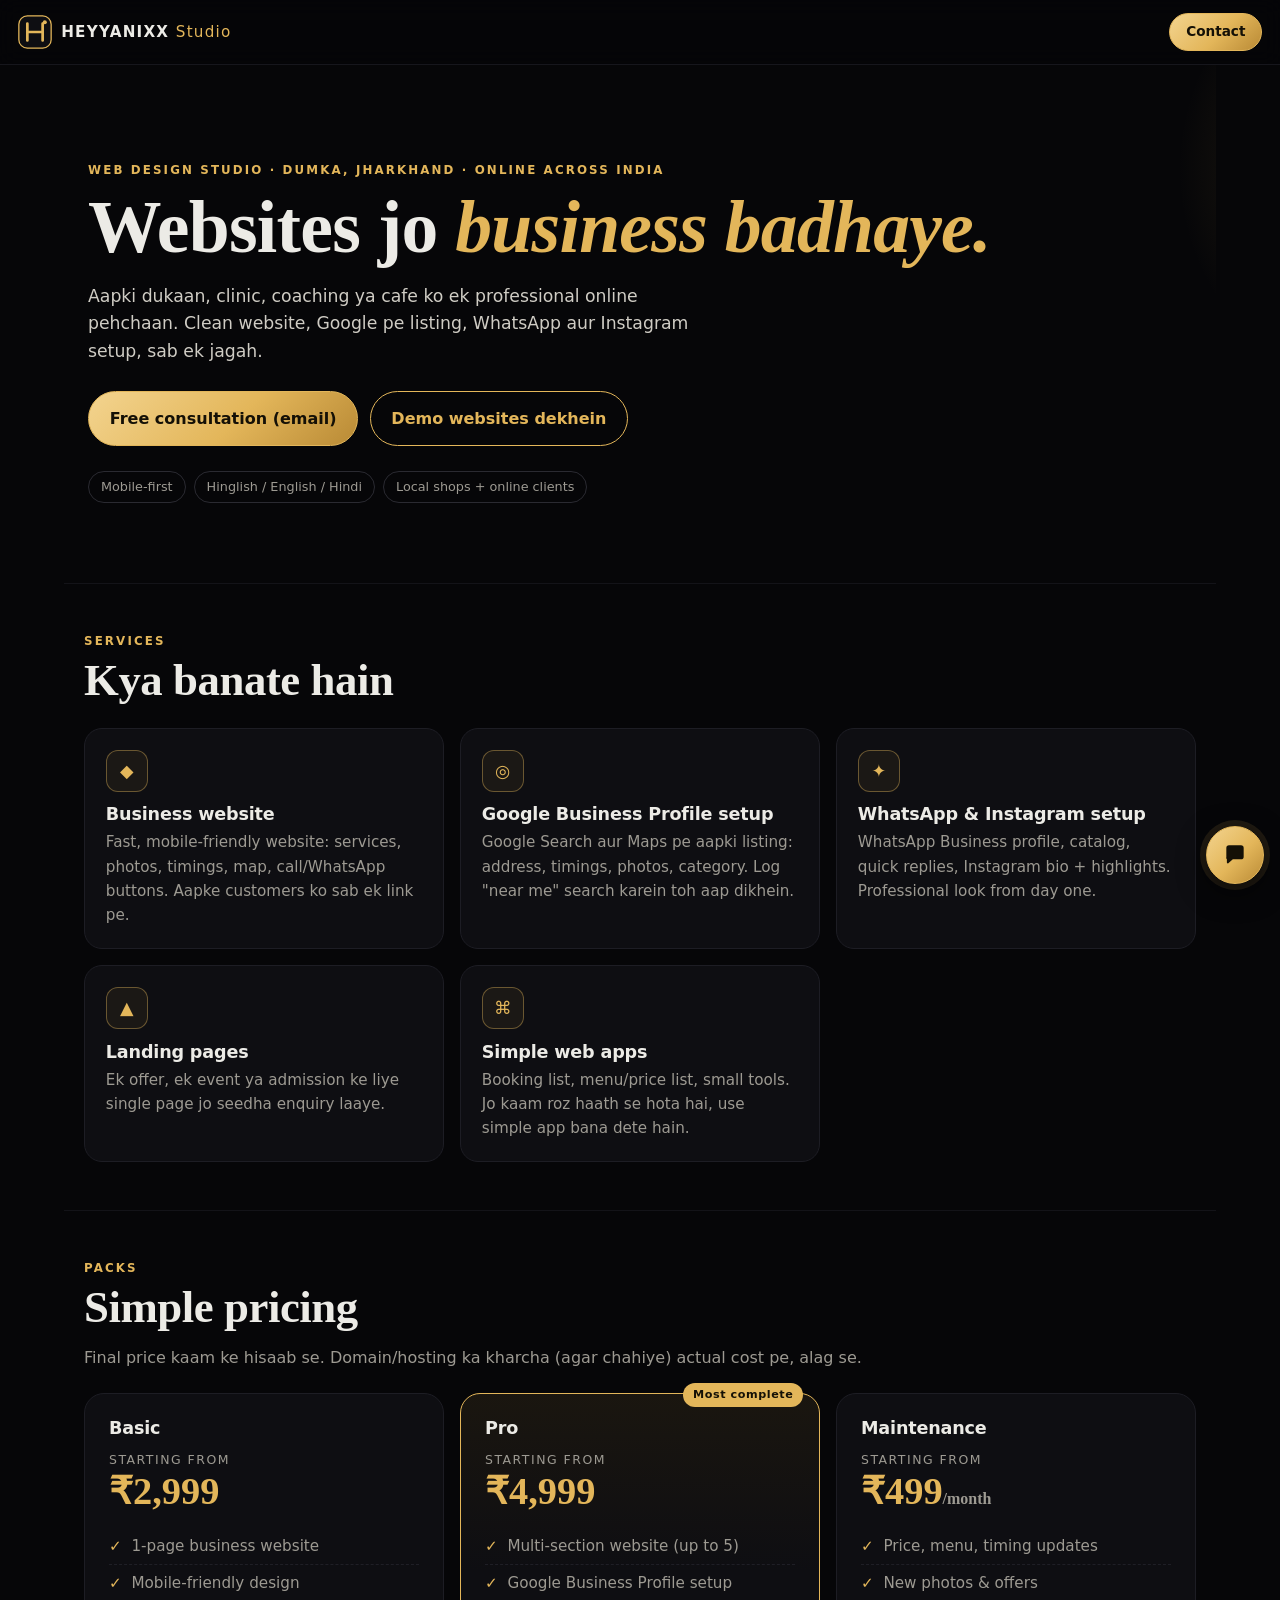
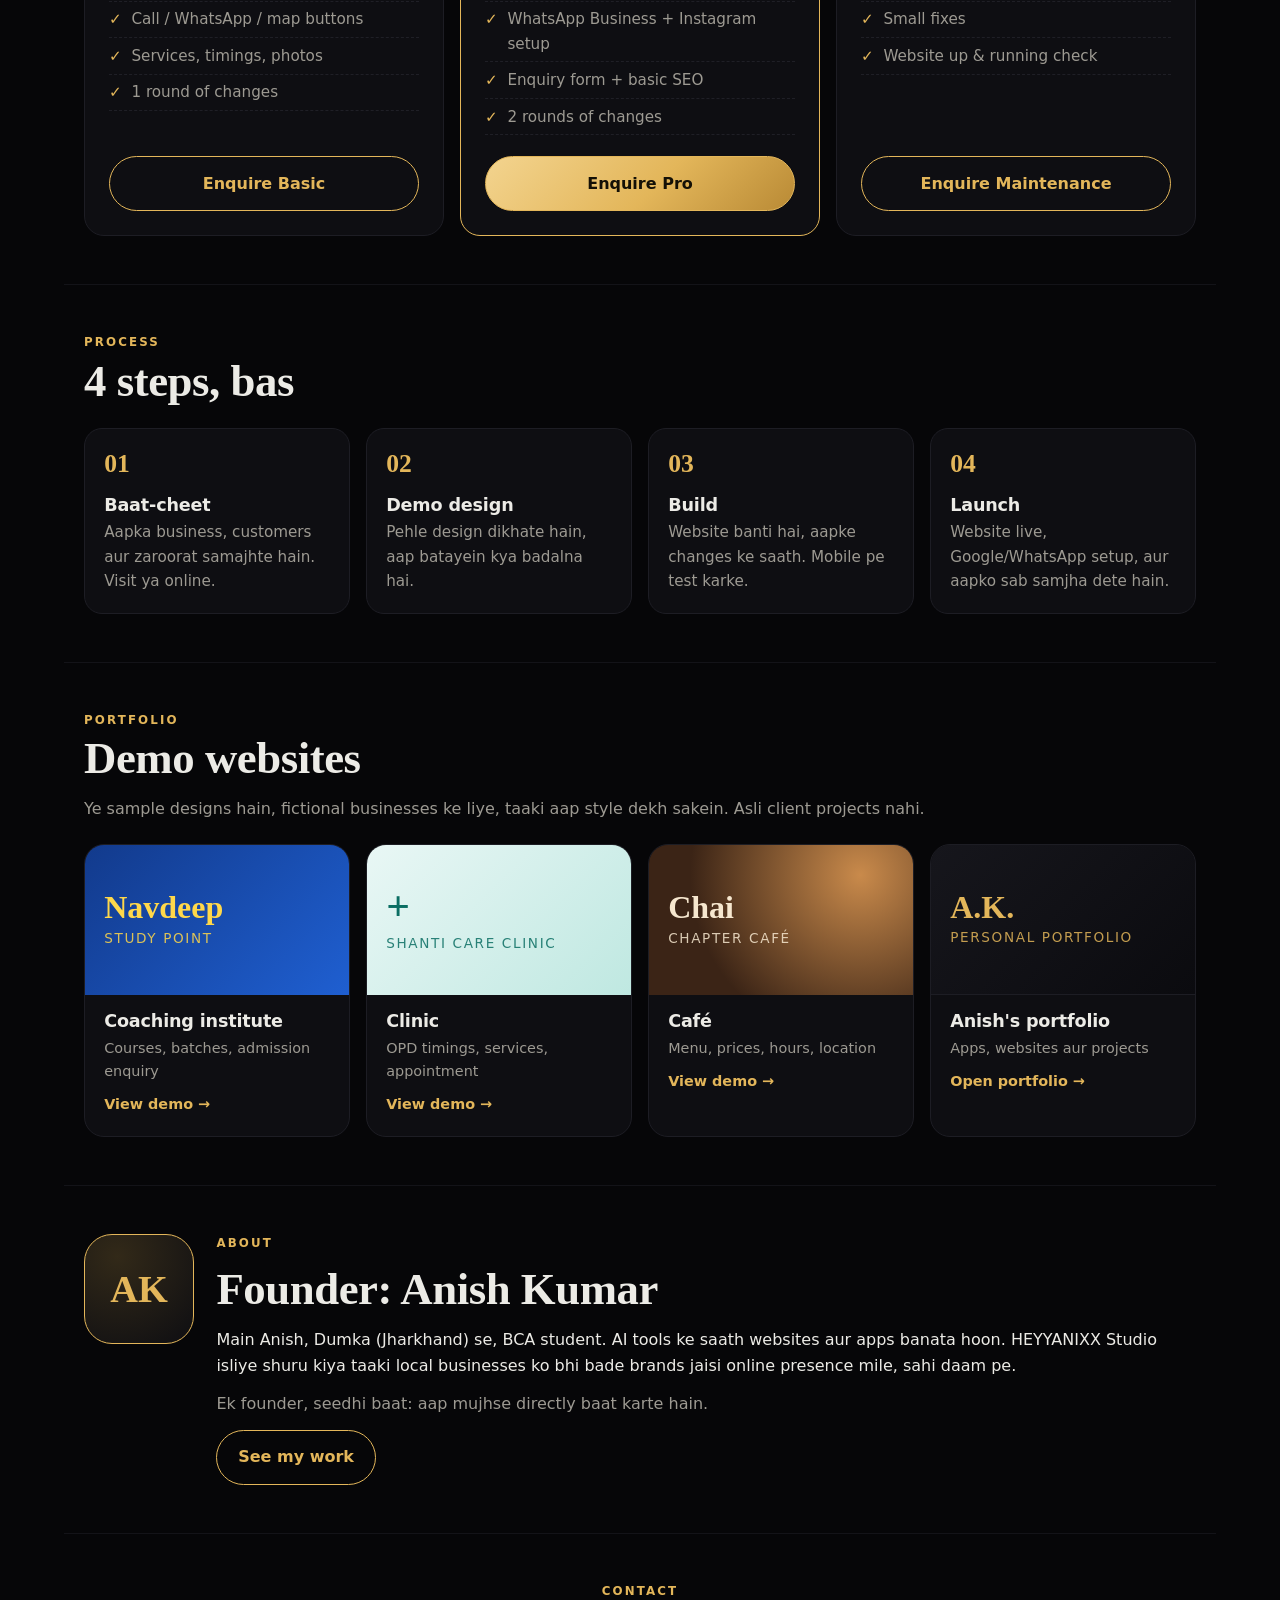
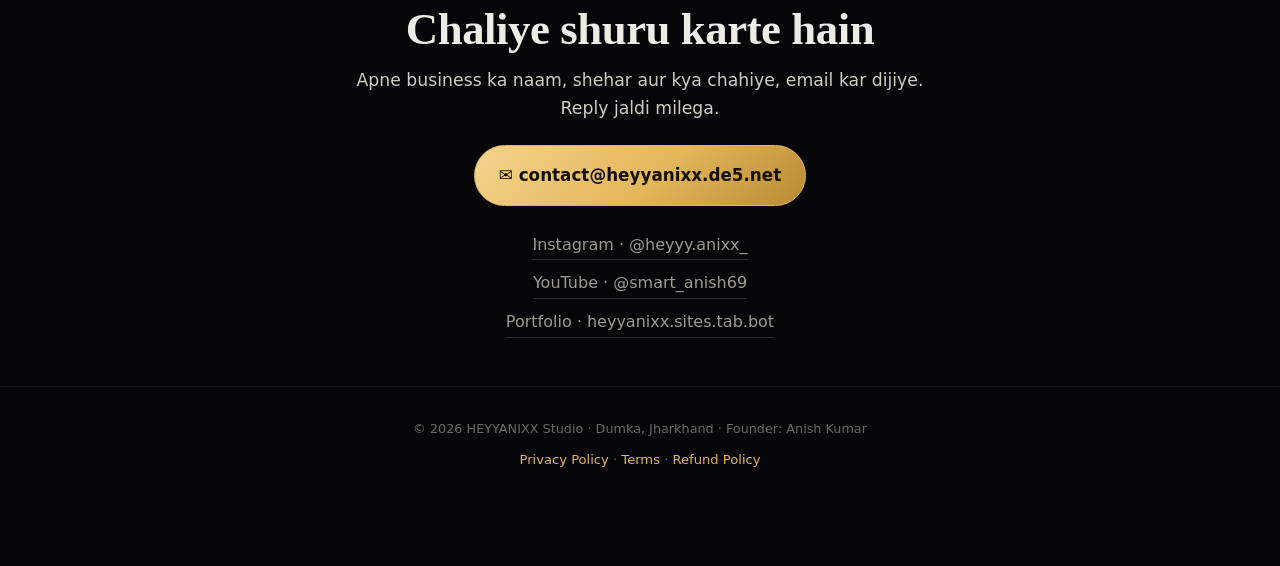
<file: index.html>
<!doctype html>
<html lang="en"><head>
<meta charset="utf-8"><meta name="viewport" content="width=device-width,initial-scale=1">
<title>HEYYANIXX Studio — Websites jo business badhaye</title>
<meta name="description" content="HEYYANIXX Studio by Anish Kumar, Dumka: business websites, Google Business profile, WhatsApp/Instagram setup, landing pages and simple web apps for local shops and online clients.">
<meta property="og:title" content="HEYYANIXX Studio — Websites jo business badhaye">
<meta property="og:description" content="Websites, Google Business profile and social setup for local shops and online clients. Founder: Anish Kumar, Dumka.">
<meta name="theme-color" content="#060608">
<link rel="icon" href="favicon.svg">
<link rel="stylesheet" href="style.css">
<link rel="canonical" href="https://heyyanixx.de5.net/">
<meta property="og:url" content="https://heyyanixx.de5.net/">
<meta name="google-site-verification" content="BZvEK92rahDVLWJe0-jvgvI6DhgyKUSHsunwWjKeFcc" />
</head><body class="has-chat">
<header class="nav">
  <a class="brand" href="#top"><svg viewBox="0 0 40 40" width="34" height="34" aria-hidden="true"><rect x="1" y="1" width="38" height="38" rx="10" fill="#0e0e12" stroke="#e3b65a" stroke-width="1.5"/><path d="M11 10v20M29 10v20M11 20h18" stroke="#e3b65a" stroke-width="3.2" stroke-linecap="round"/><circle cx="31.5" cy="8.5" r="2.4" fill="#e3b65a"/></svg><span>HEYYANIXX <em>Studio</em></span></a>
  <a class="btn btn-sm" href="#contact">Contact</a>
</header>
<main id="top">
<section class="hero">
  <div class="glow" aria-hidden="true"></div>
  <p class="eyebrow">Web design studio · Dumka, Jharkhand · Online across India</p>
  <h1>Websites jo <span class="gold">business badhaye.</span></h1>
  <p class="lead">Aapki dukaan, clinic, coaching ya cafe ko ek professional online pehchaan. Clean website, Google pe listing, WhatsApp aur Instagram setup, sab ek jagah.</p>
  <div class="cta-row">
    <a class="btn" href="mailto:contact@heyyanixx.de5.net?subject=Website%20enquiry%20%E2%80%93%20HEYYANIXX%20Studio&body=Namaste%20Anish%2C%0A%0ABusiness%20ka%20naam%3A%20%0AShehar%3A%20%0AKya%20chahiye%3A%20">Free consultation (email)</a>
    <a class="btn btn-ghost" href="#work">Demo websites dekhein</a>
  </div>
  <ul class="chips"><li>Mobile-first</li><li>Hinglish / English / Hindi</li><li>Local shops + online clients</li></ul>
</section>

<section id="services" class="block">
  <p class="eyebrow">Services</p>
  <h2>Kya banate hain</h2>
  <div class="grid cards">
    <article class="card"><div class="ico">◆</div><h3>Business website</h3><p>Fast, mobile-friendly website: services, photos, timings, map, call/WhatsApp buttons. Aapke customers ko sab ek link pe.</p></article>
    <article class="card"><div class="ico">◎</div><h3>Google Business Profile setup</h3><p>Google Search aur Maps pe aapki listing: address, timings, photos, category. Log "near me" search karein toh aap dikhein.</p></article>
    <article class="card"><div class="ico">✦</div><h3>WhatsApp &amp; Instagram setup</h3><p>WhatsApp Business profile, catalog, quick replies, Instagram bio + highlights. Professional look from day one.</p></article>
    <article class="card"><div class="ico">▲</div><h3>Landing pages</h3><p>Ek offer, ek event ya admission ke liye single page jo seedha enquiry laaye.</p></article>
    <article class="card"><div class="ico">⌘</div><h3>Simple web apps</h3><p>Booking list, menu/price list, small tools. Jo kaam roz haath se hota hai, use simple app bana dete hain.</p></article>
  </div>
</section>

<section id="packs" class="block">
  <p class="eyebrow">Packs</p>
  <h2>Simple pricing</h2>
  <p class="muted">Final price kaam ke hisaab se. Domain/hosting ka kharcha (agar chahiye) actual cost pe, alag se.</p>
  <div class="grid packs">
    <article class="pack">
      <h3>Basic</h3><p class="from">starting from</p><p class="price">₹2,999</p>
      <ul><li>1-page business website</li><li>Mobile-friendly design</li><li>Call / WhatsApp / map buttons</li><li>Services, timings, photos</li><li>1 round of changes</li></ul>
      <a class="btn btn-ghost" href="mailto:contact@heyyanixx.de5.net?subject=Basic%20pack%20enquiry%20%E2%80%93%20HEYYANIXX%20Studio">Enquire Basic</a>
    </article>
    <article class="pack featured">
      <span class="tag">Most complete</span>
      <h3>Pro</h3><p class="from">starting from</p><p class="price">₹4,999</p>
      <ul><li>Multi-section website (up to 5)</li><li>Google Business Profile setup</li><li>WhatsApp Business + Instagram setup</li><li>Enquiry form + basic SEO</li><li>2 rounds of changes</li></ul>
      <a class="btn" href="mailto:contact@heyyanixx.de5.net?subject=Pro%20pack%20enquiry%20%E2%80%93%20HEYYANIXX%20Studio">Enquire Pro</a>
    </article>
    <article class="pack">
      <h3>Maintenance</h3><p class="from">starting from</p><p class="price">₹499<small>/month</small></p>
      <ul><li>Price, menu, timing updates</li><li>New photos &amp; offers</li><li>Small fixes</li><li>Website up &amp; running check</li></ul>
      <a class="btn btn-ghost" href="mailto:contact@heyyanixx.de5.net?subject=Maintenance%20plan%20enquiry%20%E2%80%93%20HEYYANIXX%20Studio">Enquire Maintenance</a>
    </article>
  </div>
</section>

<section id="process" class="block">
  <p class="eyebrow">Process</p>
  <h2>4 steps, bas</h2>
  <ol class="steps">
    <li><span>01</span><div><h3>Baat-cheet</h3><p>Aapka business, customers aur zaroorat samajhte hain. Visit ya online.</p></div></li>
    <li><span>02</span><div><h3>Demo design</h3><p>Pehle design dikhate hain, aap batayein kya badalna hai.</p></div></li>
    <li><span>03</span><div><h3>Build</h3><p>Website banti hai, aapke changes ke saath. Mobile pe test karke.</p></div></li>
    <li><span>04</span><div><h3>Launch</h3><p>Website live, Google/WhatsApp setup, aur aapko sab samjha dete hain.</p></div></li>
  </ol>
</section>

<section id="work" class="block">
  <p class="eyebrow">Portfolio</p>
  <h2>Demo websites</h2>
  <p class="muted">Ye sample designs hain, fictional businesses ke liye, taaki aap style dekh sakein. Asli client projects nahi.</p>
  <div class="grid work">
    <a class="shot s-coach" href="demo/coaching/"><div class="art" aria-hidden="true"><b>Navdeep</b><i>Study Point</i></div><div class="meta"><h3>Coaching institute</h3><p>Courses, batches, admission enquiry</p><span>View demo →</span></div></a>
    <a class="shot s-clinic" href="demo/clinic/"><div class="art" aria-hidden="true"><b>+</b><i>Shanti Care Clinic</i></div><div class="meta"><h3>Clinic</h3><p>OPD timings, services, appointment</p><span>View demo →</span></div></a>
    <a class="shot s-cafe" href="demo/cafe/"><div class="art" aria-hidden="true"><b>Chai</b><i>Chapter Café</i></div><div class="meta"><h3>Café</h3><p>Menu, prices, hours, location</p><span>View demo →</span></div></a>
    <a class="shot s-pf" href="https://heyyanixx.sites.tab.bot/"><div class="art" aria-hidden="true"><b>A.K.</b><i>Personal portfolio</i></div><div class="meta"><h3>Anish's portfolio</h3><p>Apps, websites aur projects</p><span>Open portfolio →</span></div></a>
  </div>
</section>

<section id="about" class="block about">
  <div class="mono" aria-hidden="true">AK</div>
  <div>
    <p class="eyebrow">About</p>
    <h2>Founder: Anish Kumar</h2>
    <p>Main Anish, Dumka (Jharkhand) se, BCA student. AI tools ke saath websites aur apps banata hoon. HEYYANIXX Studio isliye shuru kiya taaki local businesses ko bhi bade brands jaisi online presence mile, sahi daam pe.</p>
    <p class="muted">Ek founder, seedhi baat: aap mujhse directly baat karte hain.</p>
    <a class="btn btn-ghost" href="https://heyyanixx.sites.tab.bot/">See my work</a>
  </div>
</section>

<section id="contact" class="block contact">
  <p class="eyebrow">Contact</p>
  <h2>Chaliye shuru karte hain</h2>
  <p class="lead">Apne business ka naam, shehar aur kya chahiye, email kar dijiye. Reply jaldi milega.</p>
  <a class="btn btn-lg" href="mailto:contact@heyyanixx.de5.net?subject=Website%20enquiry%20%E2%80%93%20HEYYANIXX%20Studio&body=Namaste%20Anish%2C%0A%0ABusiness%20ka%20naam%3A%20%0AShehar%3A%20%0AKya%20chahiye%3A%20">✉ contact@heyyanixx.de5.net</a>
  <div class="links">
    <a href="https://www.instagram.com/heyyy.anixx_/">Instagram · @heyyy.anixx_</a>
    <a href="https://www.youtube.com/@smart_anish69">YouTube · @smart_anish69</a>
    <a href="https://heyyanixx.sites.tab.bot/">Portfolio · heyyanixx.sites.tab.bot</a>
  </div>
</section>
</main>
<footer><p>© 2026 HEYYANIXX Studio · Dumka, Jharkhand · Founder: Anish Kumar</p><nav class="legal-links" aria-label="Legal"><a href="privacy/">Privacy Policy</a> · <a href="terms/">Terms</a> · <a href="refund-policy/">Refund Policy</a></nav></footer>
<script src="chat.js" defer></script>
</body></html>
</file>
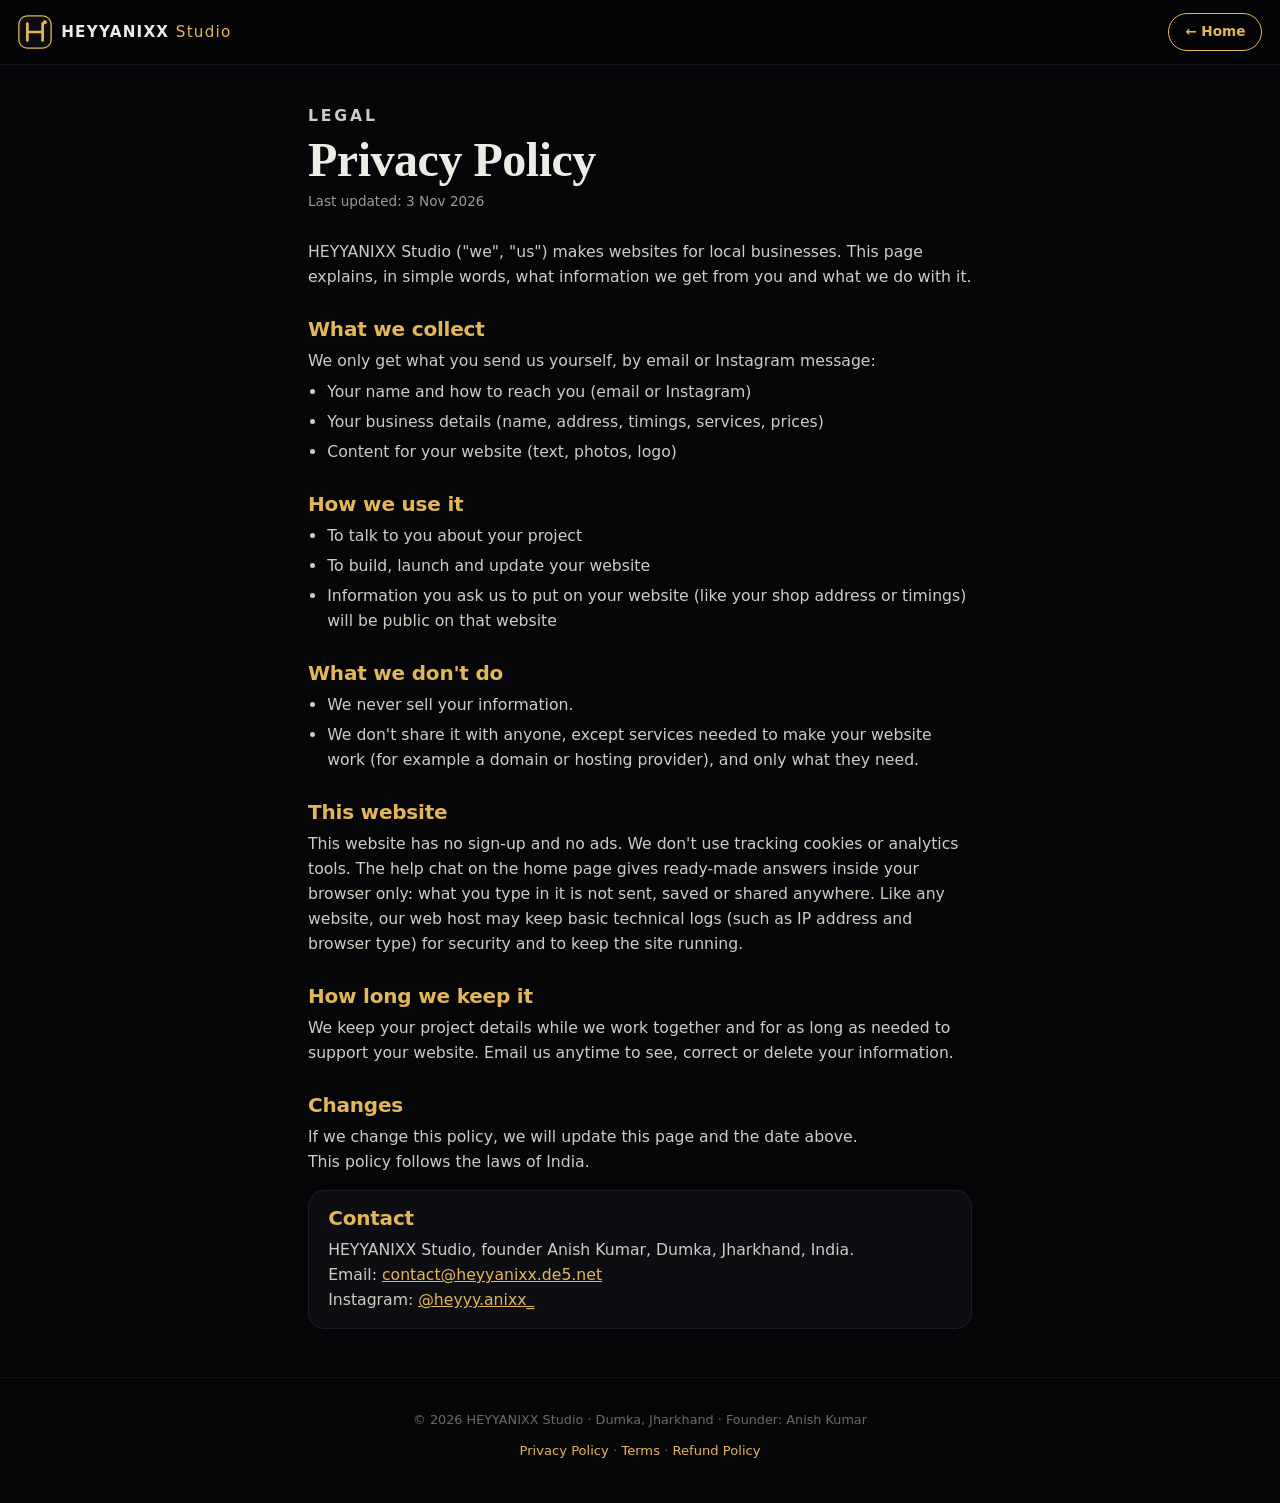
<file: privacy/index.html>
<!doctype html>
<html lang="en"><head>
<meta charset="utf-8"><meta name="viewport" content="width=device-width,initial-scale=1">
<title>Privacy Policy — HEYYANIXX Studio</title>
<meta name="description" content="How HEYYANIXX Studio handles the information clients send: what we collect, how we use it, and what we never do.">
<meta property="og:title" content="Privacy Policy — HEYYANIXX Studio">
<meta property="og:description" content="How HEYYANIXX Studio handles the information clients send: what we collect, how we use it, and what we never do.">
<meta name="theme-color" content="#060608">
<link rel="icon" href="../favicon.svg">
<link rel="stylesheet" href="../style.css">
<link rel="canonical" href="https://heyyanixx.de5.net/privacy/">
<meta property="og:url" content="https://heyyanixx.de5.net/privacy/">
</head><body>
<header class="nav">
  <a class="brand" href="../"><svg viewBox="0 0 40 40" width="34" height="34" aria-hidden="true"><rect x="1" y="1" width="38" height="38" rx="10" fill="#0e0e12" stroke="#e3b65a" stroke-width="1.5"/><path d="M11 10v20M29 10v20M11 20h18" stroke="#e3b65a" stroke-width="3.2" stroke-linecap="round"/><circle cx="31.5" cy="8.5" r="2.4" fill="#e3b65a"/></svg><span>HEYYANIXX <em>Studio</em></span></a>
  <a class="btn btn-sm btn-ghost" href="../">← Home</a>
</header>
<main class="legal">
<p class="eyebrow">Legal</p>
<h1>Privacy Policy</h1>
<p class="updated">Last updated: 3 Nov 2026</p>
<p>HEYYANIXX Studio ("we", "us") makes websites for local businesses. This page explains, in simple words, what information we get from you and what we do with it.</p>
<h2>What we collect</h2>
<p>We only get what you send us yourself, by email or Instagram message:</p>
<ul><li>Your name and how to reach you (email or Instagram)</li>
<li>Your business details (name, address, timings, services, prices)</li>
<li>Content for your website (text, photos, logo)</li></ul>
<h2>How we use it</h2>
<ul><li>To talk to you about your project</li>
<li>To build, launch and update your website</li>
<li>Information you ask us to put on your website (like your shop address or timings) will be public on that website</li></ul>
<h2>What we don't do</h2>
<ul><li>We never sell your information.</li>
<li>We don't share it with anyone, except services needed to make your website work (for example a domain or hosting provider), and only what they need.</li></ul>
<h2>This website</h2>
<p>This website has no sign-up and no ads. We don't use tracking cookies or analytics tools. The help chat on the home page gives ready-made answers inside your browser only: what you type in it is not sent, saved or shared anywhere. Like any website, our web host may keep basic technical logs (such as IP address and browser type) for security and to keep the site running.</p>
<h2>How long we keep it</h2>
<p>We keep your project details while we work together and for as long as needed to support your website. Email us anytime to see, correct or delete your information.</p>
<h2>Changes</h2>
<p>If we change this policy, we will update this page and the date above.</p>
<p>This policy follows the laws of India.</p>
<div class="box"><h2 style="margin-top:0">Contact</h2>
<p>HEYYANIXX Studio, founder Anish Kumar, Dumka, Jharkhand, India.<br>
Email: <a href="mailto:contact@heyyanixx.de5.net?subject=Privacy%20Policy%20question%20%E2%80%93%20HEYYANIXX%20Studio">contact@heyyanixx.de5.net</a><br>
Instagram: <a href="https://www.instagram.com/heyyy.anixx_/">@heyyy.anixx_</a></p></div>
</main>
<footer><p>© 2026 HEYYANIXX Studio · Dumka, Jharkhand · Founder: Anish Kumar</p><nav class="legal-links" aria-label="Legal"><a href="../privacy/">Privacy Policy</a> · <a href="../terms/">Terms</a> · <a href="../refund-policy/">Refund Policy</a></nav></footer>
</body></html>
</file>
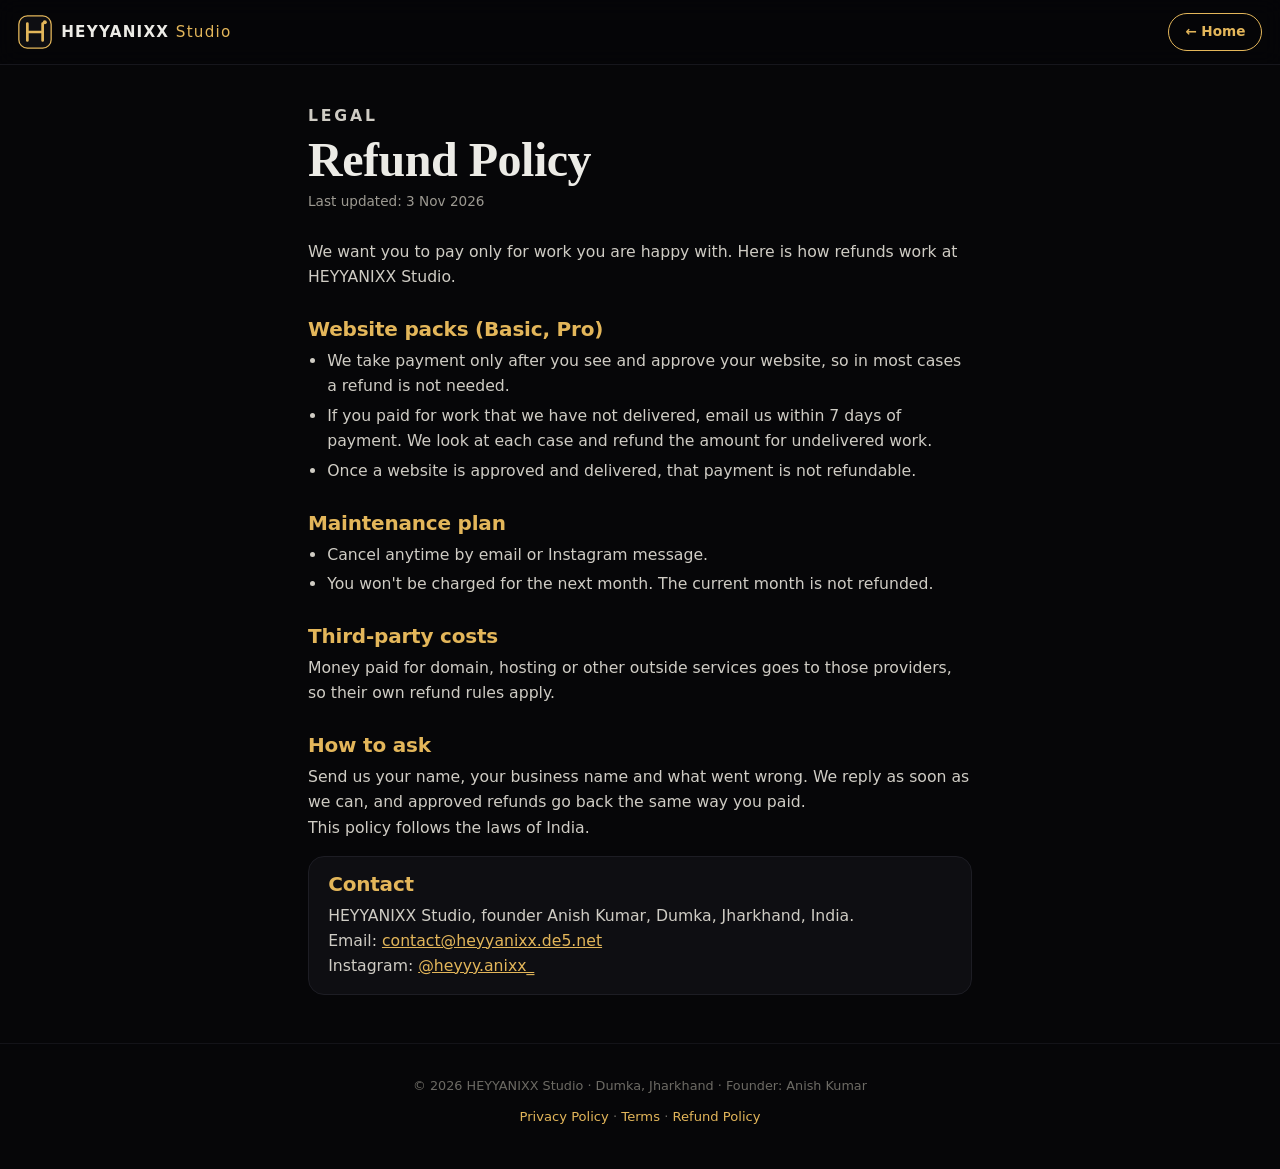
<file: refund-policy/index.html>
<!doctype html>
<html lang="en"><head>
<meta charset="utf-8"><meta name="viewport" content="width=device-width,initial-scale=1">
<title>Refund Policy — HEYYANIXX Studio</title>
<meta name="description" content="Refund and cancellation policy for HEYYANIXX Studio website packs and maintenance plan.">
<meta property="og:title" content="Refund Policy — HEYYANIXX Studio">
<meta property="og:description" content="Refund and cancellation policy for HEYYANIXX Studio website packs and maintenance plan.">
<meta name="theme-color" content="#060608">
<link rel="icon" href="../favicon.svg">
<link rel="stylesheet" href="../style.css">
<link rel="canonical" href="https://heyyanixx.de5.net/refund-policy/">
<meta property="og:url" content="https://heyyanixx.de5.net/refund-policy/">
</head><body>
<header class="nav">
  <a class="brand" href="../"><svg viewBox="0 0 40 40" width="34" height="34" aria-hidden="true"><rect x="1" y="1" width="38" height="38" rx="10" fill="#0e0e12" stroke="#e3b65a" stroke-width="1.5"/><path d="M11 10v20M29 10v20M11 20h18" stroke="#e3b65a" stroke-width="3.2" stroke-linecap="round"/><circle cx="31.5" cy="8.5" r="2.4" fill="#e3b65a"/></svg><span>HEYYANIXX <em>Studio</em></span></a>
  <a class="btn btn-sm btn-ghost" href="../">← Home</a>
</header>
<main class="legal">
<p class="eyebrow">Legal</p>
<h1>Refund Policy</h1>
<p class="updated">Last updated: 3 Nov 2026</p>
<p>We want you to pay only for work you are happy with. Here is how refunds work at HEYYANIXX Studio.</p>
<h2>Website packs (Basic, Pro)</h2>
<ul><li>We take payment only after you see and approve your website, so in most cases a refund is not needed.</li>
<li>If you paid for work that we have not delivered, email us within 7 days of payment. We look at each case and refund the amount for undelivered work.</li>
<li>Once a website is approved and delivered, that payment is not refundable.</li></ul>
<h2>Maintenance plan</h2>
<ul><li>Cancel anytime by email or Instagram message.</li>
<li>You won't be charged for the next month. The current month is not refunded.</li></ul>
<h2>Third-party costs</h2>
<p>Money paid for domain, hosting or other outside services goes to those providers, so their own refund rules apply.</p>
<h2>How to ask</h2>
<p>Send us your name, your business name and what went wrong. We reply as soon as we can, and approved refunds go back the same way you paid.</p>
<p>This policy follows the laws of India.</p>
<div class="box"><h2 style="margin-top:0">Contact</h2>
<p>HEYYANIXX Studio, founder Anish Kumar, Dumka, Jharkhand, India.<br>
Email: <a href="mailto:contact@heyyanixx.de5.net?subject=Refund%20Policy%20question%20%E2%80%93%20HEYYANIXX%20Studio">contact@heyyanixx.de5.net</a><br>
Instagram: <a href="https://www.instagram.com/heyyy.anixx_/">@heyyy.anixx_</a></p></div>
</main>
<footer><p>© 2026 HEYYANIXX Studio · Dumka, Jharkhand · Founder: Anish Kumar</p><nav class="legal-links" aria-label="Legal"><a href="../privacy/">Privacy Policy</a> · <a href="../terms/">Terms</a> · <a href="../refund-policy/">Refund Policy</a></nav></footer>
</body></html>
</file>
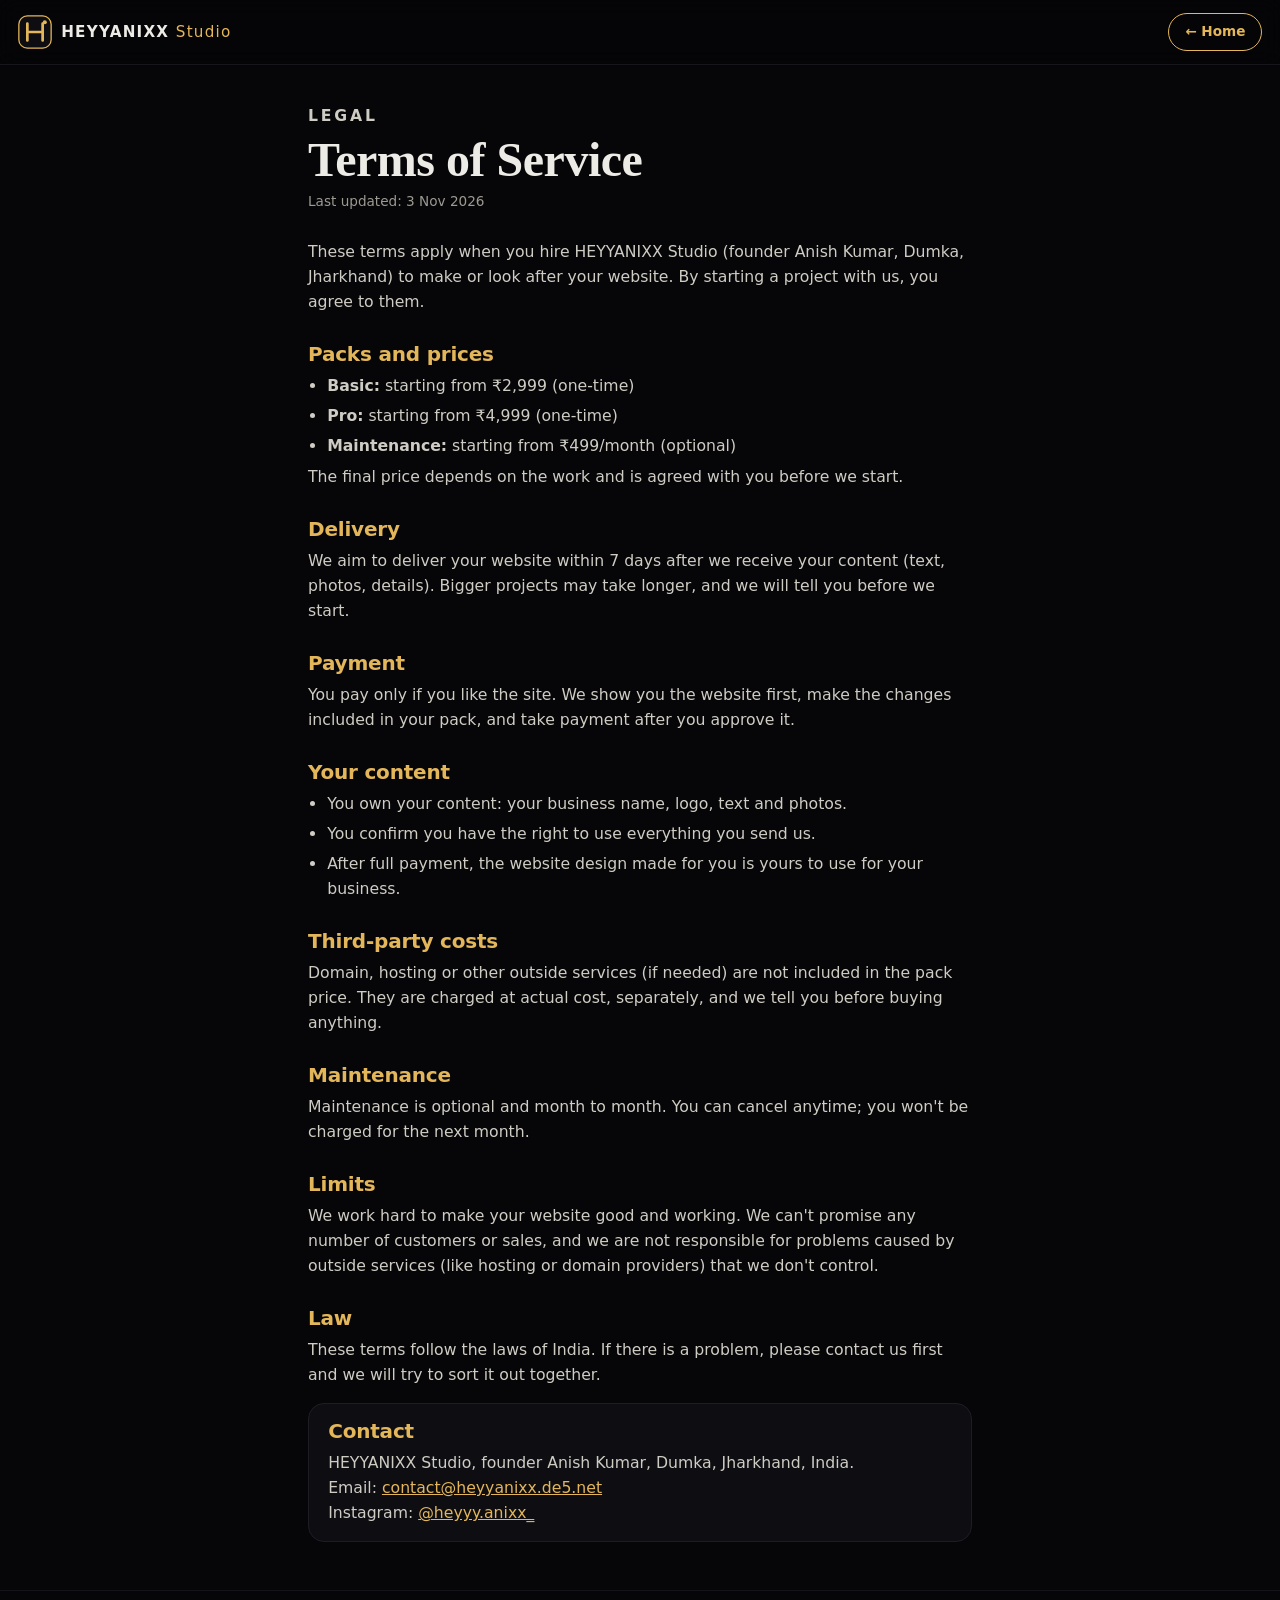
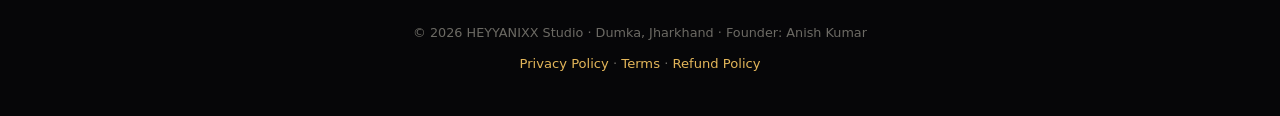
<file: terms/index.html>
<!doctype html>
<html lang="en"><head>
<meta charset="utf-8"><meta name="viewport" content="width=device-width,initial-scale=1">
<title>Terms of Service — HEYYANIXX Studio</title>
<meta name="description" content="Terms for website projects with HEYYANIXX Studio: packs, delivery, payment, content ownership and maintenance.">
<meta property="og:title" content="Terms of Service — HEYYANIXX Studio">
<meta property="og:description" content="Terms for website projects with HEYYANIXX Studio: packs, delivery, payment, content ownership and maintenance.">
<meta name="theme-color" content="#060608">
<link rel="icon" href="../favicon.svg">
<link rel="stylesheet" href="../style.css">
<link rel="canonical" href="https://heyyanixx.de5.net/terms/">
<meta property="og:url" content="https://heyyanixx.de5.net/terms/">
</head><body>
<header class="nav">
  <a class="brand" href="../"><svg viewBox="0 0 40 40" width="34" height="34" aria-hidden="true"><rect x="1" y="1" width="38" height="38" rx="10" fill="#0e0e12" stroke="#e3b65a" stroke-width="1.5"/><path d="M11 10v20M29 10v20M11 20h18" stroke="#e3b65a" stroke-width="3.2" stroke-linecap="round"/><circle cx="31.5" cy="8.5" r="2.4" fill="#e3b65a"/></svg><span>HEYYANIXX <em>Studio</em></span></a>
  <a class="btn btn-sm btn-ghost" href="../">← Home</a>
</header>
<main class="legal">
<p class="eyebrow">Legal</p>
<h1>Terms of Service</h1>
<p class="updated">Last updated: 3 Nov 2026</p>
<p>These terms apply when you hire HEYYANIXX Studio (founder Anish Kumar, Dumka, Jharkhand) to make or look after your website. By starting a project with us, you agree to them.</p>
<h2>Packs and prices</h2>
<ul><li><b>Basic:</b> starting from ₹2,999 (one-time)</li>
<li><b>Pro:</b> starting from ₹4,999 (one-time)</li>
<li><b>Maintenance:</b> starting from ₹499/month (optional)</li></ul>
<p>The final price depends on the work and is agreed with you before we start.</p>
<h2>Delivery</h2>
<p>We aim to deliver your website within 7 days after we receive your content (text, photos, details). Bigger projects may take longer, and we will tell you before we start.</p>
<h2>Payment</h2>
<p>You pay only if you like the site. We show you the website first, make the changes included in your pack, and take payment after you approve it.</p>
<h2>Your content</h2>
<ul><li>You own your content: your business name, logo, text and photos.</li>
<li>You confirm you have the right to use everything you send us.</li>
<li>After full payment, the website design made for you is yours to use for your business.</li></ul>
<h2>Third-party costs</h2>
<p>Domain, hosting or other outside services (if needed) are not included in the pack price. They are charged at actual cost, separately, and we tell you before buying anything.</p>
<h2>Maintenance</h2>
<p>Maintenance is optional and month to month. You can cancel anytime; you won't be charged for the next month.</p>
<h2>Limits</h2>
<p>We work hard to make your website good and working. We can't promise any number of customers or sales, and we are not responsible for problems caused by outside services (like hosting or domain providers) that we don't control.</p>
<h2>Law</h2>
<p>These terms follow the laws of India. If there is a problem, please contact us first and we will try to sort it out together.</p>
<div class="box"><h2 style="margin-top:0">Contact</h2>
<p>HEYYANIXX Studio, founder Anish Kumar, Dumka, Jharkhand, India.<br>
Email: <a href="mailto:contact@heyyanixx.de5.net?subject=Terms%20of%20Service%20question%20%E2%80%93%20HEYYANIXX%20Studio">contact@heyyanixx.de5.net</a><br>
Instagram: <a href="https://www.instagram.com/heyyy.anixx_/">@heyyy.anixx_</a></p></div>
</main>
<footer><p>© 2026 HEYYANIXX Studio · Dumka, Jharkhand · Founder: Anish Kumar</p><nav class="legal-links" aria-label="Legal"><a href="../privacy/">Privacy Policy</a> · <a href="../terms/">Terms</a> · <a href="../refund-policy/">Refund Policy</a></nav></footer>
</body></html>
</file>
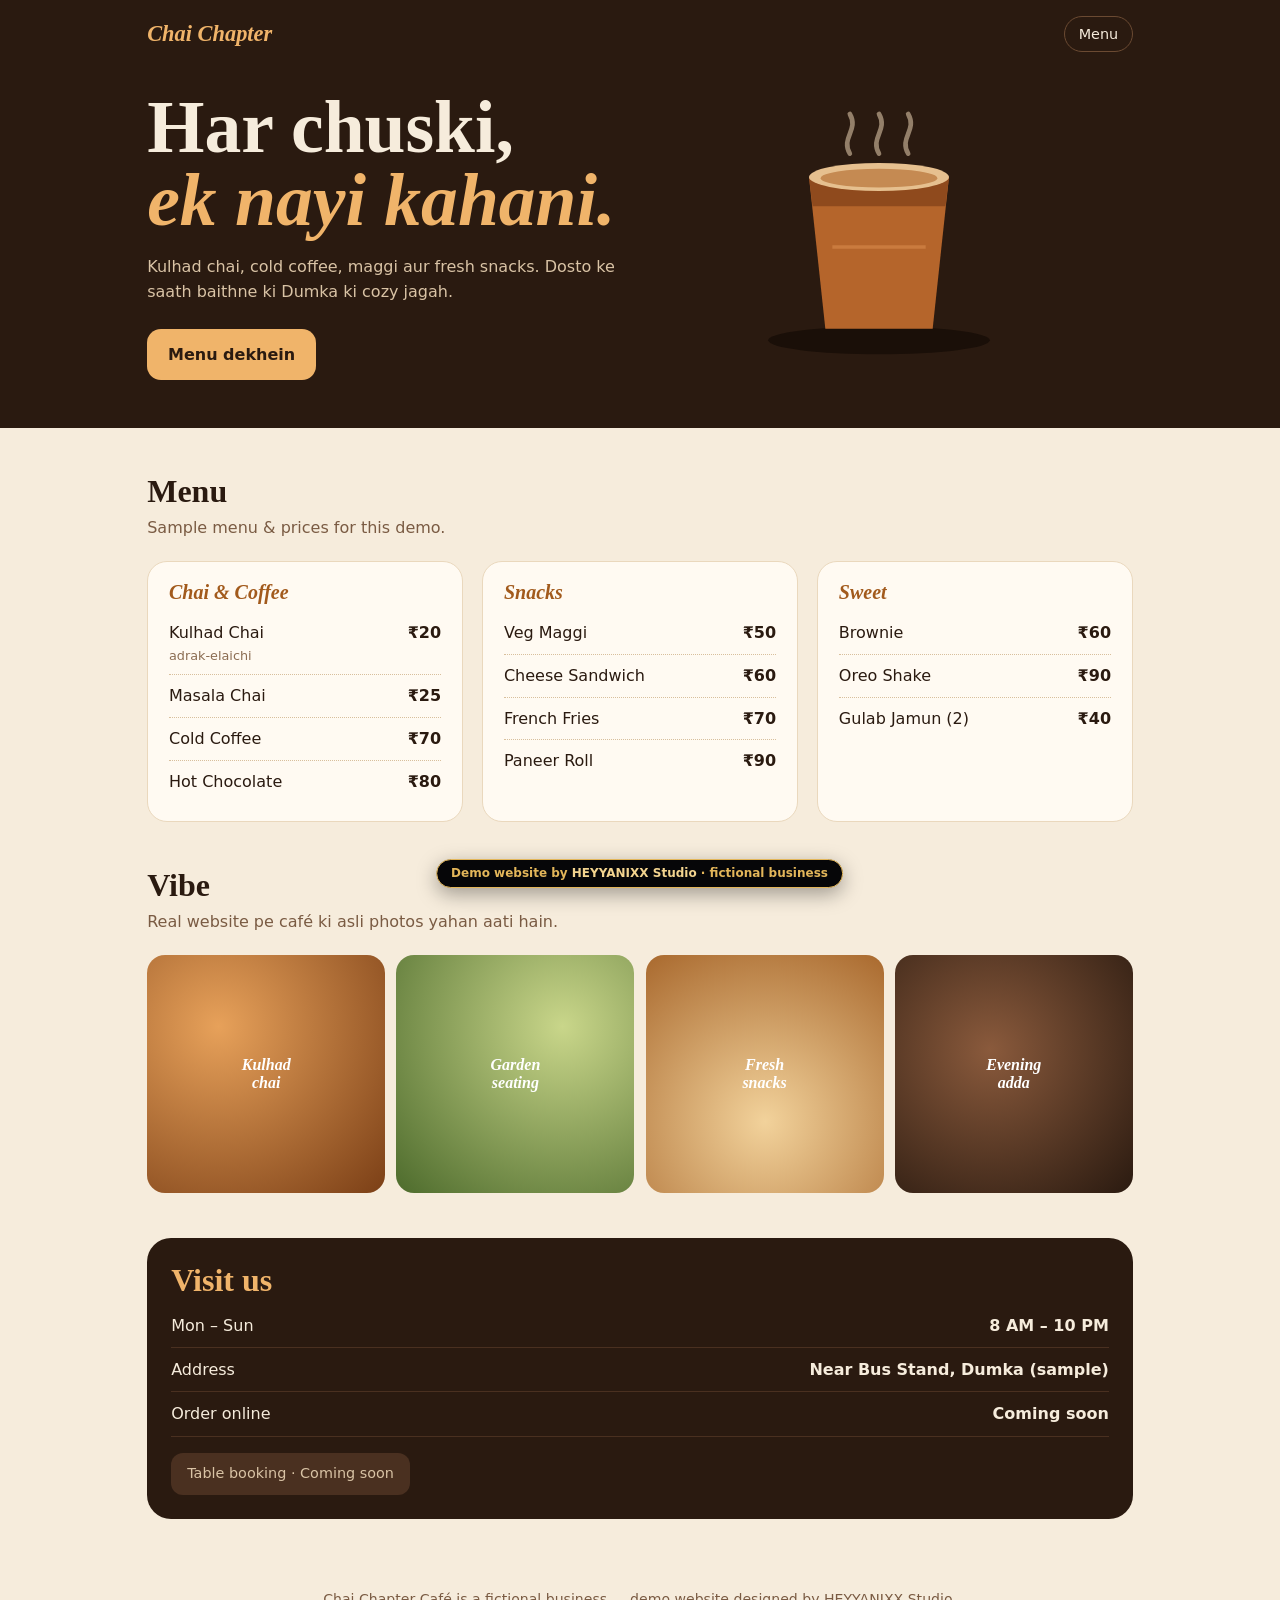
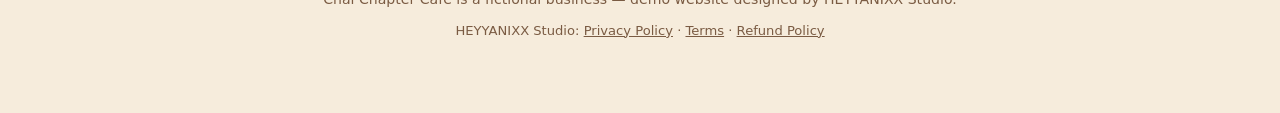
<file: demo/cafe/index.html>
<!doctype html><html lang="en"><head><meta charset="utf-8"><meta name="viewport" content="width=device-width,initial-scale=1">
<title>Chai Chapter Café, Dumka — Demo</title><meta name="description" content="Demo café website by HEYYANIXX Studio (fictional business)."><meta property="og:title" content="Chai Chapter Café, Dumka — Demo"><meta property="og:description" content="Demo café website designed by HEYYANIXX Studio. Chai Chapter Café is a fictional business."><meta name="theme-color" content="#2a1a10"><meta name="robots" content="noindex"><link rel="icon" href="../../favicon.svg">
<style>
*{box-sizing:border-box;margin:0;padding:0}body{font:16px/1.6 system-ui,-apple-system,"Segoe UI",sans-serif;background:#f6ecdc;color:#2a1a10}
.wrap{max-width:64rem;margin:auto;padding:0 1.2rem}
header{background:#2a1a10;color:#f6ecdc;padding:1rem 0 3rem;position:relative;overflow:hidden}
nav{display:flex;justify-content:space-between;align-items:center;margin-bottom:2.4rem}
.logo{font:italic 700 1.4rem Georgia,serif;color:#f0b46a;text-decoration:none}
nav a.m{color:#f6ecdc;text-decoration:none;font-size:.9rem;border:1px solid #6b4a32;padding:.35rem .85rem;border-radius:999px}
h1{font:700 clamp(2.5rem,10vw,4.6rem)/1 Georgia,serif;margin-bottom:1rem}h1 em{color:#f0b46a}
header p{color:#d9c3a5;max-width:30rem;margin-bottom:1.5rem}
.btn{display:inline-block;background:#f0b46a;color:#2a1a10;font-weight:800;padding:.8rem 1.3rem;border-radius:14px;text-decoration:none}
.cup{display:block;margin:2rem auto 0;max-width:280px}
section{padding:2.8rem 0}h2{font:700 2rem Georgia,serif;margin-bottom:.3rem}.sub{color:#7a5b43;margin-bottom:1.3rem}
.menu{display:grid;gap:1.2rem}.cat{background:#fffaf2;border-radius:20px;padding:1.2rem 1.3rem;border:1px solid #ead8bd}
.cat h3{font:italic 700 1.25rem Georgia,serif;color:#a25a1c;margin-bottom:.5rem}
.it{display:flex;justify-content:space-between;gap:.8rem;padding:.5rem 0;border-bottom:1px dotted #d8bf9c}.it:last-child{border:0}.it small{display:block;color:#8b6c52;font-size:.8rem}.it b{white-space:nowrap}
.gal{display:grid;grid-template-columns:1fr 1fr;gap:.7rem}.gal div{aspect-ratio:1;border-radius:18px;display:grid;place-items:center;font:italic 700 1rem Georgia,serif;color:#fff;text-align:center;padding:.5rem}
.g1{background:radial-gradient(circle at 30% 30%,#e7a15a,#7b3f16)}.g2{background:radial-gradient(circle at 70% 30%,#c9d68a,#4d6b2c)}.g3{background:radial-gradient(circle at 50% 70%,#f2d29b,#a9692e)}.g4{background:radial-gradient(circle at 40% 40%,#8a5a3c,#2a1a10)}
.info{background:#2a1a10;color:#f6ecdc;border-radius:24px;padding:1.5rem}.info h2{color:#f0b46a}.info div{display:flex;justify-content:space-between;gap:1rem;text-align:right;padding:.55rem 0;border-bottom:1px solid #4a3020}
.soon{display:inline-block;margin-top:1rem;background:#4a3020;color:#d9c3a5;padding:.6rem 1rem;border-radius:12px;font-size:.9rem}
footer{text-align:center;color:#7a5b43;font-size:.88rem;padding:1.5rem 1rem 4.5rem}
@media(min-width:760px){.menu{grid-template-columns:repeat(3,1fr)}.gal{grid-template-columns:repeat(4,1fr)}.hero{display:grid;grid-template-columns:1.2fr .8fr;align-items:center}.cup{margin:0}}
</style><link rel="canonical" href="https://heyyanixx.de5.net/demo/cafe/">
<meta property="og:url" content="https://heyyanixx.de5.net/demo/cafe/">
</head><body>
<header><div class="wrap"><nav><a class="logo" href="#">Chai Chapter</a><a class="m" href="#menu">Menu</a></nav>
<div class="hero"><div><h1>Har chuski,<br><em>ek nayi kahani.</em></h1><p>Kulhad chai, cold coffee, maggi aur fresh snacks. Dosto ke saath baithne ki Dumka ki cozy jagah.</p><a class="btn" href="#menu">Menu dekhein</a></div>
<svg class="cup" viewBox="0 0 240 220" role="img" aria-label="Illustration of a kulhad chai"><path d="M95 40c-8-14 8-20 0-34M120 40c-8-14 8-20 0-34M145 40c-8-14 8-20 0-34" stroke="#d9c3a5" stroke-width="4" fill="none" stroke-linecap="round" opacity=".6"/><ellipse cx="120" cy="200" rx="95" ry="12" fill="#1a0f08"/><path d="M60 60h120l-14 130H74Z" fill="#b5652b"/><path d="M60 60h120l-3 25H63Z" fill="#8f4a1d"/><ellipse cx="120" cy="60" rx="60" ry="12" fill="#e6c08f"/><ellipse cx="120" cy="61" rx="50" ry="8" fill="#c58a52"/><path d="M80 120h80" stroke="#d98a4b" stroke-width="3" opacity=".6"/></svg></div></div></header>
<section id="menu"><div class="wrap"><h2>Menu</h2><p class="sub">Sample menu &amp; prices for this demo.</p><div class="menu">
<div class="cat"><h3>Chai &amp; Coffee</h3><div class="it"><span>Kulhad Chai<small>adrak-elaichi</small></span><b>₹20</b></div><div class="it"><span>Masala Chai</span><b>₹25</b></div><div class="it"><span>Cold Coffee</span><b>₹70</b></div><div class="it"><span>Hot Chocolate</span><b>₹80</b></div></div>
<div class="cat"><h3>Snacks</h3><div class="it"><span>Veg Maggi</span><b>₹50</b></div><div class="it"><span>Cheese Sandwich</span><b>₹60</b></div><div class="it"><span>French Fries</span><b>₹70</b></div><div class="it"><span>Paneer Roll</span><b>₹90</b></div></div>
<div class="cat"><h3>Sweet</h3><div class="it"><span>Brownie</span><b>₹60</b></div><div class="it"><span>Oreo Shake</span><b>₹90</b></div><div class="it"><span>Gulab Jamun (2)</span><b>₹40</b></div></div>
</div></div></section>
<section style="padding-top:0"><div class="wrap"><h2>Vibe</h2><p class="sub">Real website pe café ki asli photos yahan aati hain.</p><div class="gal"><div class="g1">Kulhad<br>chai</div><div class="g2">Garden<br>seating</div><div class="g3">Fresh<br>snacks</div><div class="g4">Evening<br>adda</div></div></div></section>
<section style="padding-top:0"><div class="wrap"><div class="info"><h2>Visit us</h2><div><span>Mon – Sun</span><b>8 AM – 10 PM</b></div><div><span>Address</span><b>Near Bus Stand, Dumka (sample)</b></div><div><span>Order online</span><b>Coming soon</b></div><span class="soon">Table booking · Coming soon</span></div></div></section>
<footer style="padding-bottom:4.5rem">Chai Chapter Café is a fictional business — demo website designed by HEYYANIXX Studio.<p style="margin-top:.6rem;font-size:.82rem">HEYYANIXX Studio: <a style="color:inherit" href="../../privacy/">Privacy Policy</a> · <a style="color:inherit" href="../../terms/">Terms</a> · <a style="color:inherit" href="../../refund-policy/">Refund Policy</a></p></footer>
<a class="hx-ribbon" href="../../">Demo website by <b>HEYYANIXX Studio</b> · fictional business</a>
<style>.hx-ribbon{position:fixed;z-index:99;left:50%;bottom:12px;transform:translateX(-50%);background:#060608;color:#e3b65a;border:1px solid #e3b65a;border-radius:999px;padding:.4rem .9rem;font:600 12px/1.2 system-ui,sans-serif;text-decoration:none;white-space:nowrap;box-shadow:0 6px 20px rgba(0,0,0,.35)}.hx-ribbon b{color:#f3d48f}</style></body></html>
</file>
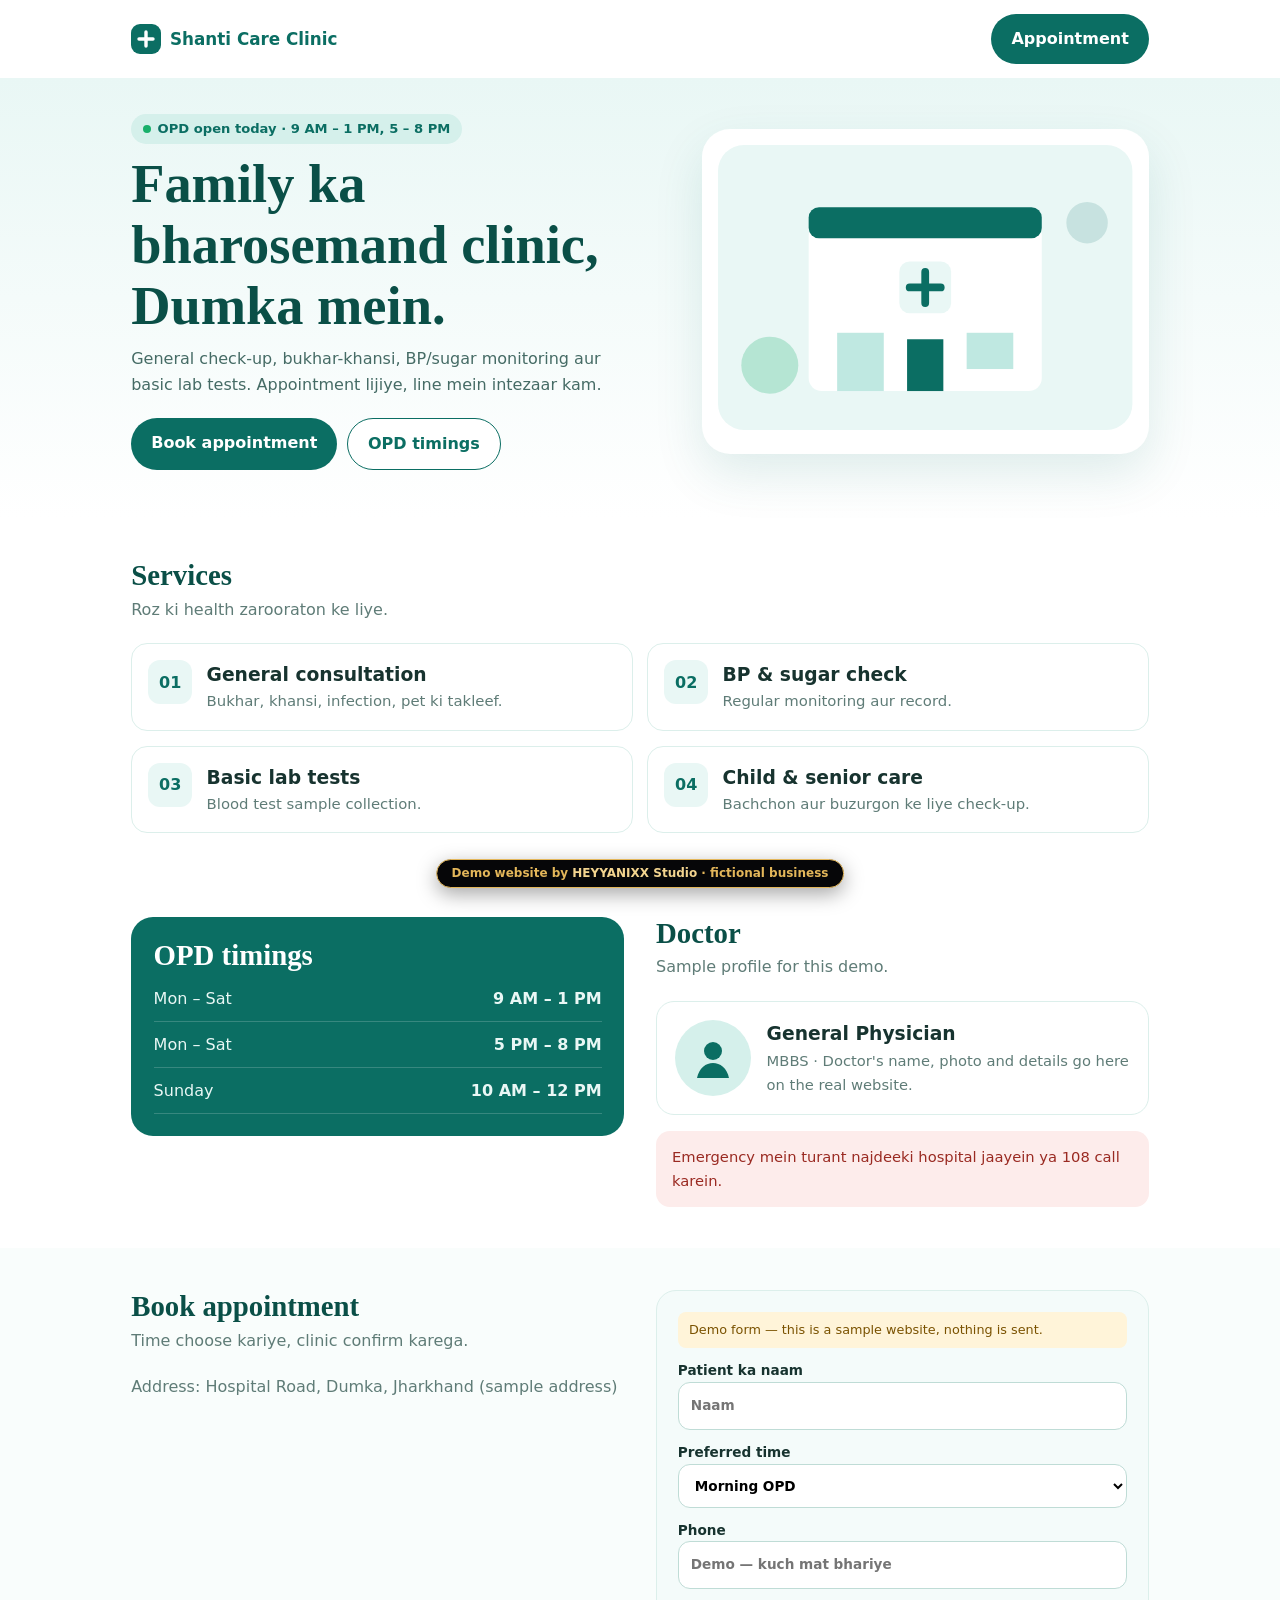
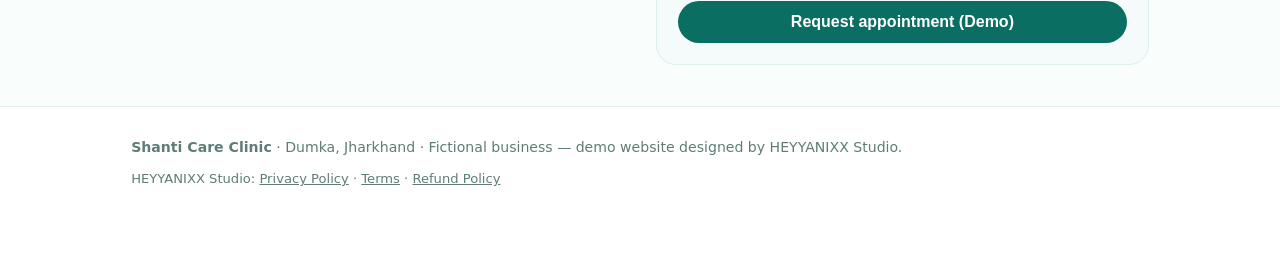
<file: demo/clinic/index.html>
<!doctype html><html lang="en"><head><meta charset="utf-8"><meta name="viewport" content="width=device-width,initial-scale=1">
<title>Shanti Care Clinic, Dumka — Demo</title><meta name="description" content="Demo clinic website by HEYYANIXX Studio (fictional business)."><meta property="og:title" content="Shanti Care Clinic, Dumka — Demo"><meta property="og:description" content="Demo clinic website designed by HEYYANIXX Studio. Shanti Care Clinic is a fictional business."><meta name="theme-color" content="#0b6e63"><meta name="robots" content="noindex"><link rel="icon" href="../../favicon.svg">
<style>
*{box-sizing:border-box;margin:0;padding:0}body{font:16px/1.6 system-ui,-apple-system,"Segoe UI",sans-serif;color:#17332f;background:#fff}
.wrap{max-width:66rem;margin:auto;padding:0 1.2rem}
nav{display:flex;justify-content:space-between;align-items:center;padding:.9rem 1.2rem;max-width:66rem;margin:auto}
.logo{display:flex;align-items:center;gap:.55rem;font-weight:700;color:#0b6e63;text-decoration:none;font-size:1.05rem}
.btn{display:inline-block;background:#0b6e63;color:#fff;padding:.75rem 1.25rem;border-radius:999px;text-decoration:none;font-weight:700;border:0;font-size:1rem;cursor:pointer}
.btn.light{background:#fff;color:#0b6e63;border:1.5px solid #0b6e63}
header{background:linear-gradient(180deg,#e9f7f5,#fff);padding:2.2rem 0 3rem}
.hero{display:grid;gap:1.6rem;align-items:center}
h1{font:600 clamp(2rem,7.5vw,3.4rem)/1.12 Georgia,serif;color:#0a4f47;margin:.6rem 0}
.pill{display:inline-flex;gap:.4rem;align-items:center;background:#d5f0eb;color:#0b6e63;font-size:.82rem;font-weight:700;padding:.3rem .75rem;border-radius:999px}
.pill i{width:8px;height:8px;border-radius:50%;background:#18b06b}
header p{color:#456b65;margin-bottom:1.3rem;max-width:32rem}.row{display:flex;gap:.6rem;flex-wrap:wrap}
.ill{background:#fff;border-radius:28px;box-shadow:0 20px 50px rgba(11,110,99,.12);padding:1rem}
section{padding:2.6rem 0}h2{font:600 1.8rem Georgia,serif;color:#0a4f47;margin-bottom:.3rem}.sub{color:#5f7c77;margin-bottom:1.3rem}
.grid{display:grid;gap:.9rem}.s{display:flex;gap:.9rem;align-items:flex-start;padding:1rem;border:1px solid #dcefeb;border-radius:16px}
.s span{flex:none;width:44px;height:44px;border-radius:12px;background:#e9f7f5;display:grid;place-items:center;color:#0b6e63;font-weight:800}
.s p{color:#5f7c77;font-size:.93rem}
.hours{background:#0b6e63;color:#e9f7f5;border-radius:22px;padding:1.4rem}.hours h2{color:#fff}
.hours div{display:flex;justify-content:space-between;padding:.6rem 0;border-bottom:1px solid rgba(255,255,255,.18)}
.doc{display:flex;gap:1rem;align-items:center;border:1px solid #dcefeb;border-radius:18px;padding:1.1rem}
.av{flex:none;width:76px;height:76px;border-radius:50%;background:#d5f0eb;display:grid;place-items:center}
form{display:grid;gap:.75rem;background:#f4fbfa;border:1px solid #dcefeb;border-radius:20px;padding:1.3rem}
input,select{width:100%;padding:.75rem;border:1px solid #bfdcd6;border-radius:12px;font:inherit;background:#fff}label{font-size:.85rem;font-weight:700}
.note{font-size:.8rem;background:#fff4d9;color:#7a5200;padding:.5rem .7rem;border-radius:8px}.demo-msg{background:#d5f0eb;padding:.7rem;border-radius:10px;font-weight:600;color:#0b6e63}
.emg{background:#fdeceb;color:#9a2a22;border-radius:14px;padding:.9rem 1rem;font-size:.92rem}
footer{border-top:1px solid #dcefeb;color:#5f7c77;font-size:.88rem;padding:1.8rem 0 4.5rem}
@media(min-width:760px){.hero{grid-template-columns:1.1fr .9fr}.grid.g2{grid-template-columns:1fr 1fr}.two{display:grid;grid-template-columns:1fr 1fr;gap:2rem;align-items:start}}
</style><link rel="canonical" href="https://heyyanixx.de5.net/demo/clinic/">
<meta property="og:url" content="https://heyyanixx.de5.net/demo/clinic/">
</head><body>
<nav><a class="logo" href="#"><svg width="30" height="30" viewBox="0 0 30 30" aria-hidden="true"><rect width="30" height="30" rx="9" fill="#0b6e63"/><path d="M15 8v14M8 15h14" stroke="#fff" stroke-width="3.4" stroke-linecap="round"/></svg>Shanti Care Clinic</a><a class="btn" href="#appointment">Appointment</a></nav>
<header><div class="wrap hero"><div><span class="pill"><i></i>OPD open today · 9 AM – 1 PM, 5 – 8 PM</span>
<h1>Family ka bharosemand clinic, Dumka mein.</h1>
<p>General check-up, bukhar-khansi, BP/sugar monitoring aur basic lab tests. Appointment lijiye, line mein intezaar kam.</p>
<div class="row"><a class="btn" href="#appointment">Book appointment</a><a class="btn light" href="#timings">OPD timings</a></div></div>
<div class="ill"><svg viewBox="0 0 320 220" width="100%" role="img" aria-label="Illustration of a clinic"><rect width="320" height="220" rx="20" fill="#e9f7f5"/><rect x="70" y="60" width="180" height="130" rx="10" fill="#fff"/><rect x="70" y="48" width="180" height="24" rx="8" fill="#0b6e63"/><rect x="140" y="90" width="40" height="40" rx="8" fill="#e9f7f5"/><path d="M160 98v24M148 110h24" stroke="#0b6e63" stroke-width="6" stroke-linecap="round"/><rect x="92" y="145" width="36" height="45" fill="#bfe8e1"/><rect x="192" y="145" width="36" height="28" fill="#bfe8e1"/><rect x="146" y="150" width="28" height="40" fill="#0b6e63"/><circle cx="40" cy="170" r="22" fill="#18b06b" opacity=".25"/><circle cx="285" cy="60" r="16" fill="#0b6e63" opacity=".15"/></svg></div></div></header>
<section><div class="wrap"><h2>Services</h2><p class="sub">Roz ki health zarooraton ke liye.</p><div class="grid g2">
<div class="s"><span>01</span><div><h3>General consultation</h3><p>Bukhar, khansi, infection, pet ki takleef.</p></div></div>
<div class="s"><span>02</span><div><h3>BP &amp; sugar check</h3><p>Regular monitoring aur record.</p></div></div>
<div class="s"><span>03</span><div><h3>Basic lab tests</h3><p>Blood test sample collection.</p></div></div>
<div class="s"><span>04</span><div><h3>Child &amp; senior care</h3><p>Bachchon aur buzurgon ke liye check-up.</p></div></div></div></div></section>
<section id="timings"><div class="wrap two"><div class="hours"><h2>OPD timings</h2><div><span>Mon – Sat</span><b>9 AM – 1 PM</b></div><div><span>Mon – Sat</span><b>5 PM – 8 PM</b></div><div><span>Sunday</span><b>10 AM – 12 PM</b></div></div>
<div><h2>Doctor</h2><p class="sub">Sample profile for this demo.</p><div class="doc"><div class="av"><svg width="44" height="44" viewBox="0 0 44 44" aria-hidden="true"><circle cx="22" cy="15" r="9" fill="#0b6e63"/><path d="M6 42c2-10 9-15 16-15s14 5 16 15Z" fill="#0b6e63"/></svg></div><div><h3>General Physician</h3><p style="color:#5f7c77;font-size:.92rem">MBBS · Doctor's name, photo and details go here on the real website.</p></div></div>
<p class="emg" style="margin-top:1rem">Emergency mein turant najdeeki hospital jaayein ya 108 call karein.</p></div></div></section>
<section id="appointment" style="background:#f9fdfc"><div class="wrap two"><div><h2>Book appointment</h2><p class="sub">Time choose kariye, clinic confirm karega.</p><p class="sub">Address: Hospital Road, Dumka, Jharkhand (sample address)</p></div>
<form data-demo><p class="note">Demo form — this is a sample website, nothing is sent.</p><label>Patient ka naam<input required placeholder="Naam"></label><label>Preferred time<select><option>Morning OPD</option><option>Evening OPD</option><option>Sunday</option></select></label><label>Phone<input placeholder="Demo — kuch mat bhariye" disabled></label><button class="btn">Request appointment (Demo)</button><p class="demo-msg" hidden>Demo only — real website pe ye request clinic tak jaati.</p></form></div></section>
<footer style="padding-bottom:4.5rem"><div class="wrap"><b>Shanti Care Clinic</b> · Dumka, Jharkhand · Fictional business — demo website designed by HEYYANIXX Studio.<p class="hx-legal" style="margin-top:.6rem;font-size:.82rem">HEYYANIXX Studio: <a style="color:inherit" href="../../privacy/">Privacy Policy</a> · <a style="color:inherit" href="../../terms/">Terms</a> · <a style="color:inherit" href="../../refund-policy/">Refund Policy</a></p></div></footer>
<a class="hx-ribbon" href="../../">Demo website by <b>HEYYANIXX Studio</b> · fictional business</a>
<style>.hx-ribbon{position:fixed;z-index:99;left:50%;bottom:12px;transform:translateX(-50%);background:#060608;color:#e3b65a;border:1px solid #e3b65a;border-radius:999px;padding:.4rem .9rem;font:600 12px/1.2 system-ui,sans-serif;text-decoration:none;white-space:nowrap;box-shadow:0 6px 20px rgba(0,0,0,.35)}.hx-ribbon b{color:#f3d48f}</style><script>document.querySelectorAll('form[data-demo]').forEach(f=>f.addEventListener('submit',e=>{e.preventDefault();const m=f.querySelector('.demo-msg');m.hidden=false;}));</script></body></html>
</file>
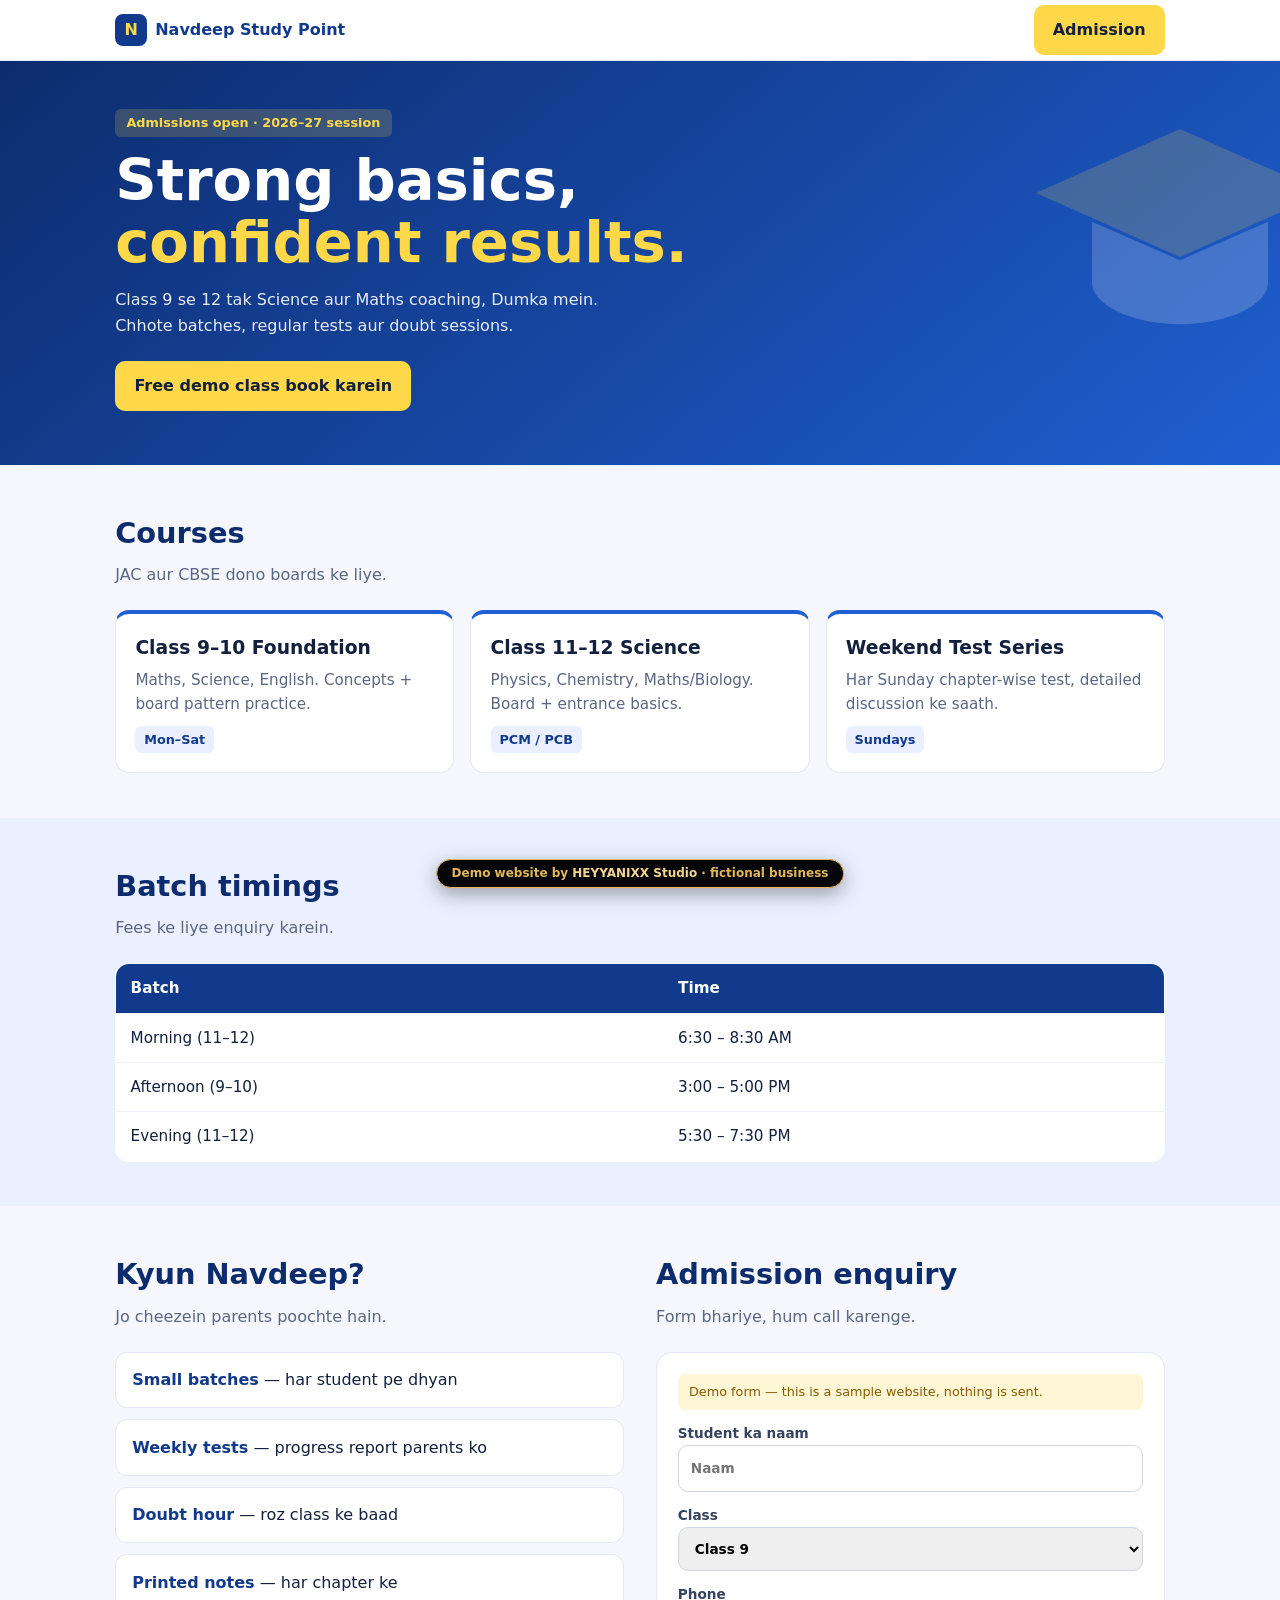
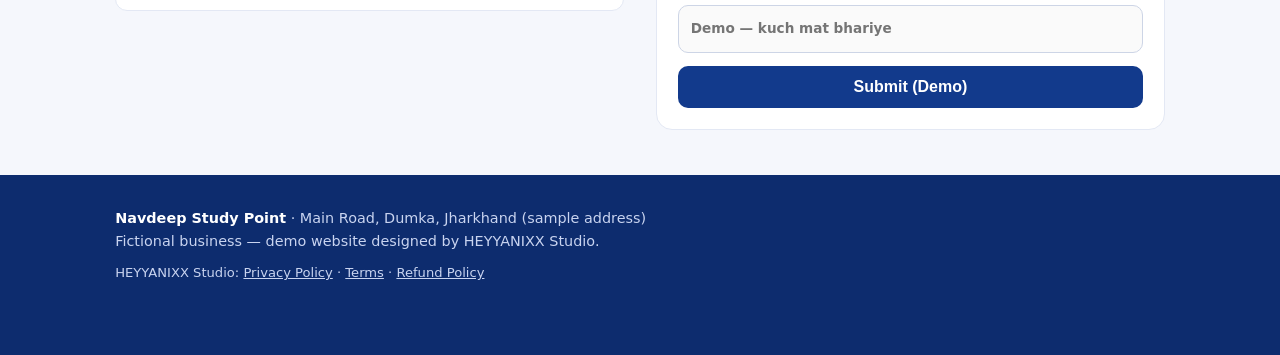
<file: demo/coaching/index.html>
<!doctype html><html lang="en"><head><meta charset="utf-8"><meta name="viewport" content="width=device-width,initial-scale=1">
<title>Navdeep Study Point, Dumka — Demo</title><meta name="description" content="Demo coaching institute website by HEYYANIXX Studio (fictional business)."><meta property="og:title" content="Navdeep Study Point, Dumka — Demo"><meta property="og:description" content="Demo coaching institute website designed by HEYYANIXX Studio. Navdeep Study Point is a fictional business."><meta name="theme-color" content="#123a8c"><meta name="robots" content="noindex"><link rel="icon" href="../../favicon.svg">
<style>
*{box-sizing:border-box;margin:0;padding:0}body{font:16px/1.6 system-ui,-apple-system,"Segoe UI",sans-serif;color:#13203d;background:#f5f7fc}
a{color:inherit}.wrap{max-width:68rem;margin:auto;padding:0 1.2rem}
nav{background:#fff;border-bottom:1px solid #e3e8f4;position:sticky;top:0;z-index:5}nav .wrap{display:flex;justify-content:space-between;align-items:center;height:60px}
.logo{display:flex;gap:.5rem;align-items:center;font-weight:800;color:#123a8c;text-decoration:none}.logo i{width:32px;height:32px;border-radius:8px;background:#123a8c;color:#ffd84a;display:grid;place-items:center;font-style:normal}
.btn{display:inline-block;background:#ffd84a;color:#13203d;font-weight:800;padding:.75rem 1.2rem;border-radius:10px;text-decoration:none;border:0;font-size:1rem;cursor:pointer}
.btn.blue{background:#123a8c;color:#fff}
header{background:linear-gradient(140deg,#0d2c6e,#1f5fd1);color:#fff;padding:3rem 0 3.4rem;position:relative;overflow:hidden}
header svg{position:absolute;right:-60px;top:20px;opacity:.18}
.badge{display:inline-block;background:rgba(255,216,74,.18);color:#ffd84a;padding:.25rem .7rem;border-radius:6px;font-size:.8rem;font-weight:700}
h1{font-size:clamp(2.1rem,8vw,3.6rem);line-height:1.08;margin:.8rem 0}h1 span{color:#ffd84a}
header p{opacity:.9;max-width:34rem;margin-bottom:1.4rem}
section{padding:2.8rem 0}h2{font-size:1.8rem;margin-bottom:.4rem;color:#0d2c6e}.sub{color:#5a6683;margin-bottom:1.4rem}
.grid{display:grid;gap:1rem}.c{background:#fff;border:1px solid #e3e8f4;border-radius:14px;padding:1.2rem;border-top:4px solid #1f5fd1}
.c h3{margin-bottom:.3rem}.c p{color:#5a6683;font-size:.95rem}.c .tag{display:inline-block;margin-top:.6rem;font-size:.8rem;font-weight:700;color:#123a8c;background:#eaf0ff;padding:.2rem .55rem;border-radius:6px}
table{width:100%;border-collapse:collapse;background:#fff;border-radius:14px;overflow:hidden;border:1px solid #e3e8f4}td,th{padding:.75rem .9rem;text-align:left;border-bottom:1px solid #eef1f8;font-size:.95rem}th{background:#123a8c;color:#fff}
.why{display:grid;gap:.7rem;list-style:none}.why li{background:#fff;border-radius:12px;padding:.9rem 1rem;border:1px solid #e3e8f4}.why b{color:#123a8c}
form{background:#fff;border:1px solid #e3e8f4;border-radius:16px;padding:1.3rem;display:grid;gap:.8rem}
input,select{width:100%;padding:.75rem;border:1px solid #cdd5e6;border-radius:10px;font:inherit}label{font-size:.85rem;font-weight:700;color:#36435f}
.note{font-size:.8rem;color:#8a5a00;background:#fff6d6;padding:.5rem .7rem;border-radius:8px}.demo-msg{background:#eaf0ff;color:#123a8c;padding:.7rem;border-radius:8px;font-weight:600}
footer{background:#0d2c6e;color:#c9d4f0;padding:2rem 0 4.5rem;font-size:.9rem}
@media(min-width:720px){.grid.g3{grid-template-columns:repeat(3,1fr)}.two{display:grid;grid-template-columns:1fr 1fr;gap:2rem;align-items:start}}
</style><link rel="canonical" href="https://heyyanixx.de5.net/demo/coaching/">
<meta property="og:url" content="https://heyyanixx.de5.net/demo/coaching/">
</head><body>
<nav><div class="wrap"><a class="logo" href="#"><i>N</i>Navdeep Study Point</a><a class="btn" href="#enquiry">Admission</a></div></nav>
<header><svg width="320" height="320" viewBox="0 0 200 200" aria-hidden="true"><path d="M100 30 190 70 100 110 10 70Z" fill="#ffd84a"/><path d="M45 88v38c0 14 25 26 55 26s55-12 55-26V88l-55 24Z" fill="#fff"/><path d="M178 75v50" stroke="#ffd84a" stroke-width="6"/><circle cx="178" cy="130" r="8" fill="#ffd84a"/></svg>
<div class="wrap"><span class="badge">Admissions open · 2026–27 session</span>
<h1>Strong basics,<br><span>confident results.</span></h1>
<p>Class 9 se 12 tak Science aur Maths coaching, Dumka mein. Chhote batches, regular tests aur doubt sessions.</p>
<a class="btn" href="#enquiry">Free demo class book karein</a></div></header>
<section><div class="wrap"><h2>Courses</h2><p class="sub">JAC aur CBSE dono boards ke liye.</p>
<div class="grid g3">
<div class="c"><h3>Class 9–10 Foundation</h3><p>Maths, Science, English. Concepts + board pattern practice.</p><span class="tag">Mon–Sat</span></div>
<div class="c"><h3>Class 11–12 Science</h3><p>Physics, Chemistry, Maths/Biology. Board + entrance basics.</p><span class="tag">PCM / PCB</span></div>
<div class="c"><h3>Weekend Test Series</h3><p>Har Sunday chapter-wise test, detailed discussion ke saath.</p><span class="tag">Sundays</span></div>
</div></div></section>
<section style="background:#eaf0ff"><div class="wrap"><h2>Batch timings</h2><p class="sub">Fees ke liye enquiry karein.</p>
<table><tr><th>Batch</th><th>Time</th></tr><tr><td>Morning (11–12)</td><td>6:30 – 8:30 AM</td></tr><tr><td>Afternoon (9–10)</td><td>3:00 – 5:00 PM</td></tr><tr><td>Evening (11–12)</td><td>5:30 – 7:30 PM</td></tr></table></div></section>
<section><div class="wrap two"><div><h2>Kyun Navdeep?</h2><p class="sub">Jo cheezein parents poochte hain.</p>
<ul class="why"><li><b>Small batches</b> — har student pe dhyan</li><li><b>Weekly tests</b> — progress report parents ko</li><li><b>Doubt hour</b> — roz class ke baad</li><li><b>Printed notes</b> — har chapter ke</li></ul></div>
<div id="enquiry"><h2>Admission enquiry</h2><p class="sub">Form bhariye, hum call karenge.</p>
<form data-demo><p class="note">Demo form — this is a sample website, nothing is sent.</p>
<label>Student ka naam<input required placeholder="Naam"></label><label>Class<select><option>Class 9</option><option>Class 10</option><option>Class 11</option><option>Class 12</option></select></label>
<label>Phone<input placeholder="Demo — kuch mat bhariye" disabled></label><button class="btn blue">Submit (Demo)</button><p class="demo-msg" hidden>Demo only — real website pe ye enquiry institute tak jaati.</p></form></div></div></section>
<footer style="padding-bottom:4.5rem"><div class="wrap"><b style="color:#fff">Navdeep Study Point</b> · Main Road, Dumka, Jharkhand (sample address)<br>Fictional business — demo website designed by HEYYANIXX Studio.<p class="hx-legal" style="margin-top:.6rem;font-size:.82rem">HEYYANIXX Studio: <a style="color:inherit" href="../../privacy/">Privacy Policy</a> · <a style="color:inherit" href="../../terms/">Terms</a> · <a style="color:inherit" href="../../refund-policy/">Refund Policy</a></p></div></footer>
<a class="hx-ribbon" href="../../">Demo website by <b>HEYYANIXX Studio</b> · fictional business</a>
<style>.hx-ribbon{position:fixed;z-index:99;left:50%;bottom:12px;transform:translateX(-50%);background:#060608;color:#e3b65a;border:1px solid #e3b65a;border-radius:999px;padding:.4rem .9rem;font:600 12px/1.2 system-ui,sans-serif;text-decoration:none;white-space:nowrap;box-shadow:0 6px 20px rgba(0,0,0,.35)}.hx-ribbon b{color:#f3d48f}</style><script>document.querySelectorAll('form[data-demo]').forEach(f=>f.addEventListener('submit',e=>{e.preventDefault();const m=f.querySelector('.demo-msg');m.hidden=false;}));</script></body></html>
</file>
<file: style.css>
*{box-sizing:border-box;margin:0;padding:0}
:root{--g:#e3b65a;--g2:#f3d48f;--bg:#060608;--p:#0e0e12;--l:#1d1d24;--t:#ecebe6;--m:#9d9a92}
html{scroll-behavior:smooth}
body{background:var(--bg);color:var(--t);font:16px/1.6 system-ui,-apple-system,"Segoe UI",Roboto,sans-serif;-webkit-font-smoothing:antialiased}
a{color:inherit}
h1,h2,h3{line-height:1.15;letter-spacing:-.01em}
h1{font:600 clamp(2.4rem,9vw,4.6rem)/1.05 Georgia,"Times New Roman",serif;margin:.6rem 0 1rem}
h2{font:600 clamp(1.8rem,6vw,2.8rem)/1.1 Georgia,serif;margin:.3rem 0 .8rem}
h3{font-size:1.1rem;margin-bottom:.35rem}
.gold{color:var(--g);font-style:italic}
.eyebrow{color:var(--g);font-size:.74rem;letter-spacing:.18em;text-transform:uppercase;font-weight:600}
.muted{color:var(--m)}
.lead{color:#cfccc4;font-size:1.08rem;max-width:38rem}
.nav{position:sticky;top:0;z-index:5;display:flex;justify-content:space-between;align-items:center;padding:.8rem 1.1rem;background:rgba(6,6,8,.82);backdrop-filter:blur(10px);border-bottom:1px solid #16161c}
.brand{display:flex;gap:.6rem;align-items:center;text-decoration:none;font-weight:700;letter-spacing:.08em;font-size:.95rem}
.brand em{color:var(--g);font-style:normal;font-weight:500}
.btn{display:inline-block;background:linear-gradient(135deg,var(--g2),var(--g) 55%,#b98a35);color:#141006;font-weight:700;text-decoration:none;padding:.85rem 1.3rem;border-radius:999px;border:1px solid var(--g);text-align:center;transition:transform .15s}
.btn:active{transform:scale(.97)}
.btn-ghost{background:transparent;color:var(--g)}
.btn-sm{padding:.45rem 1rem;font-size:.85rem}
.btn-lg{font-size:1.05rem;padding:1rem 1.5rem;word-break:break-all}
.hero{position:relative;overflow:hidden;padding:3.2rem 1.25rem 3rem;max-width:72rem;margin:auto}
.glow{position:absolute;inset:-30% -40% auto auto;width:520px;height:520px;background:radial-gradient(circle,rgba(227,182,90,.22),transparent 65%);pointer-events:none}
.cta-row{display:flex;flex-wrap:wrap;gap:.7rem;margin:1.6rem 0}
.chips{list-style:none;display:flex;flex-wrap:wrap;gap:.5rem}
.chips li{border:1px solid #2a2a31;color:var(--m);padding:.3rem .75rem;border-radius:999px;font-size:.8rem}
.block{padding:3rem 1.25rem;max-width:72rem;margin:auto;border-top:1px solid #131318}
.grid{display:grid;gap:1rem;margin-top:1.4rem}
.card{background:var(--p);border:1px solid var(--l);border-radius:18px;padding:1.3rem}
.card p,.pack li,.steps p{color:var(--m);font-size:.95rem}
.ico{width:42px;height:42px;border-radius:12px;display:grid;place-items:center;color:var(--g);border:1px solid rgba(227,182,90,.4);background:rgba(227,182,90,.06);margin-bottom:.8rem;font-size:1.1rem}
.pack{position:relative;background:var(--p);border:1px solid var(--l);border-radius:20px;padding:1.5rem;display:flex;flex-direction:column}
.pack.featured{border-color:var(--g);background:linear-gradient(180deg,rgba(227,182,90,.09),var(--p) 40%)}
.tag{position:absolute;top:-.7rem;right:1rem;background:var(--g);color:#141006;font-size:.7rem;font-weight:700;padding:.2rem .6rem;border-radius:999px;letter-spacing:.05em}
.from{color:var(--m);font-size:.78rem;text-transform:uppercase;letter-spacing:.12em;margin-top:.4rem}
.price{font:600 2.4rem/1.1 Georgia,serif;color:var(--g);margin-bottom:1rem}
.price small{font-size:1rem;color:var(--m)}
.pack ul{list-style:none;margin-bottom:1.3rem;flex:1}
.pack li{padding:.35rem 0 .35rem 1.4rem;position:relative;border-bottom:1px dashed #1f1f26}
.pack li:before{content:"✓";position:absolute;left:0;color:var(--g)}
.steps{list-style:none;display:grid;gap:1rem;margin-top:1.4rem}
.steps li{display:flex;gap:1rem;align-items:flex-start;background:var(--p);border:1px solid var(--l);border-radius:18px;padding:1.2rem}
.steps span{font:600 1.6rem Georgia,serif;color:var(--g);min-width:2.4rem}
.shot{display:block;text-decoration:none;border:1px solid var(--l);border-radius:20px;overflow:hidden;background:var(--p);transition:border-color .2s}
.shot:hover{border-color:var(--g)}
.art{height:150px;display:flex;flex-direction:column;justify-content:center;padding:1.2rem}
.art b{font:700 2rem/1 Georgia,serif}.art i{font-style:normal;font-size:.85rem;letter-spacing:.12em;text-transform:uppercase;opacity:.85;margin-top:.3rem}
.s-coach .art{background:linear-gradient(135deg,#123a8c,#1f5fd1);color:#ffd84a}
.s-clinic .art{background:linear-gradient(135deg,#e9f7f5,#bfe8e1);color:#0b6e63}
.s-clinic .art b{font-size:2.6rem}
.s-cafe .art{background:radial-gradient(circle at 80% 20%,#c98a4b,#3b2416 70%);color:#f6e7cf}
.s-pf .art{background:linear-gradient(135deg,#16161c,#0b0b0f);color:var(--g);border-bottom:1px solid var(--l)}
.meta{padding:1rem 1.2rem 1.2rem}.meta p{color:var(--m);font-size:.9rem}.meta span{display:inline-block;margin-top:.6rem;color:var(--g);font-weight:600;font-size:.9rem}
.about{display:grid;gap:1.4rem}
.about p{margin-bottom:.8rem}
.mono{width:110px;height:110px;border-radius:28px;display:grid;place-items:center;font:600 2.4rem Georgia,serif;color:var(--g);border:1px solid var(--g);background:radial-gradient(circle at 30% 20%,rgba(227,182,90,.2),var(--p))}
.contact{text-align:center}.contact .lead{margin:0 auto 1.4rem}
.links{display:grid;gap:.6rem;margin-top:1.6rem;justify-items:center}
.links a{color:var(--m);text-decoration:none;border-bottom:1px solid #2a2a31;padding-bottom:.15rem}
.links a:hover{color:var(--g)}
footer{text-align:center;color:#6c6a64;font-size:.8rem;padding:2rem 1rem 2.6rem;border-top:1px solid #131318}
@media(min-width:720px){.cards{grid-template-columns:repeat(3,1fr)}.packs{grid-template-columns:repeat(3,1fr)}.steps{grid-template-columns:repeat(2,1fr)}.work{grid-template-columns:repeat(2,1fr)}.about{grid-template-columns:auto 1fr;align-items:start}.hero{padding:6rem 1.5rem 5rem}}
@media(min-width:1000px){.steps{grid-template-columns:repeat(4,1fr)}.steps li{flex-direction:column}.work{grid-template-columns:repeat(4,1fr)}}

.legal-links{margin-top:.6rem;font-size:.82rem}
.legal-links a{color:var(--g);text-decoration:none}
.legal{max-width:44rem;margin:auto;padding:2.4rem 1.25rem 3rem}
.legal h1{font-size:clamp(2rem,8vw,3rem);margin:.4rem 0 .4rem}
.legal .updated{color:var(--m);font-size:.85rem;margin-bottom:1.6rem}
.legal h2{font-size:1.25rem;font-family:system-ui,sans-serif;font-weight:700;color:var(--g);margin:1.8rem 0 .5rem}
.legal p,.legal li{color:#cfccc4;font-size:.98rem}
.legal ul{padding-left:1.2rem;margin:.4rem 0}
.legal li{margin:.3rem 0}
.legal a{color:var(--g)}
.legal .box{background:var(--p);border:1px solid var(--l);border-radius:16px;padding:1rem 1.2rem;margin-top:1rem}

/* help chat (home only) */
.hc{position:fixed;right:16px;bottom:16px;z-index:50;font:15px/1.45 system-ui,-apple-system,"Segoe UI",Roboto,sans-serif}
.hc-fab{width:58px;height:58px;border-radius:50%;border:1px solid var(--g);background:linear-gradient(135deg,var(--g2),var(--g) 55%,#b98a35);color:#141006;display:grid;place-items:center;box-shadow:0 8px 28px rgba(0,0,0,.6),0 0 0 6px rgba(227,182,90,.12);cursor:pointer;margin-left:auto}
.hc-fab-x{display:none;font-size:22px;font-weight:700}
.hc-open .hc-fab svg{display:none}.hc-open .hc-fab-x{display:block}
.hc-panel{display:none;position:fixed;right:12px;bottom:86px;width:min(370px,calc(100vw - 24px));height:min(560px,calc(100dvh - 110px));background:#0b0b0f;border:1px solid #2a2618;border-radius:18px;box-shadow:0 20px 60px rgba(0,0,0,.75);flex-direction:column;overflow:hidden}
.hc-open .hc-panel{display:flex}
.hc-head{display:flex;align-items:center;gap:.6rem;padding:.75rem .8rem;background:#0e0e12;border-bottom:1px solid #1d1d24}
.hc-av{width:34px;height:34px;border-radius:10px;border:1px solid var(--g);color:var(--g);display:grid;place-items:center;font:700 1rem Georgia,serif;flex:none}
.hc-ht{flex:1;min-width:0}.hc-ht b{display:block;font-size:.95rem;color:var(--t)}.hc-ht small{display:block;color:var(--m);font-size:.72rem;white-space:nowrap;overflow:hidden;text-overflow:ellipsis}
.hc-lang,.hc-close{background:none;border:1px solid #2a2a33;color:var(--g);border-radius:8px;height:30px;min-width:34px;font-weight:700;font-size:.75rem;cursor:pointer}
.hc-close{color:var(--m);font-size:.9rem}
.hc-log{flex:1;overflow-y:auto;padding:.9rem .8rem;display:flex;flex-direction:column;gap:.5rem;overscroll-behavior:contain}
.hc-msg{max-width:88%;padding:.6rem .8rem;border-radius:14px;white-space:pre-line;font-size:.9rem}
.hc-bot{background:#16161c;color:#e6e3dc;border:1px solid #22222a;border-bottom-left-radius:4px;align-self:flex-start}
.hc-user{background:var(--g);color:#141006;font-weight:600;border-bottom-right-radius:4px;align-self:flex-end}
.hc-typing{color:var(--m);letter-spacing:.2em}
.hc-links,.hc-quick{display:flex;flex-wrap:wrap;gap:.4rem;align-self:flex-start;max-width:96%}
.hc-link{background:linear-gradient(135deg,var(--g2),var(--g) 60%);color:#141006;text-decoration:none;font-weight:700;font-size:.82rem;padding:.5rem .85rem;border-radius:999px}
.hc-q{background:transparent;border:1px solid rgba(227,182,90,.55);color:var(--g);font-size:.8rem;font-weight:600;padding:.42rem .75rem;border-radius:999px;cursor:pointer}
.hc-q:active,.hc-link:active{transform:scale(.97)}
.hc-form{display:flex;gap:.45rem;padding:.6rem;border-top:1px solid #1d1d24;background:#0e0e12}
.hc-in{flex:1;min-width:0;background:#060608;border:1px solid #2a2a33;color:var(--t);border-radius:999px;padding:.6rem .9rem;font-size:16px;outline:none}
.hc-in:focus{border-color:var(--g)}
.hc-send{width:42px;height:42px;border-radius:50%;border:none;background:var(--g);color:#141006;font-size:1rem;cursor:pointer;flex:none}
.hc-note{font-size:.66rem;color:#6c6a64;text-align:center;padding:0 .6rem .5rem;background:#0e0e12}
body.has-chat footer{padding-bottom:6rem}
@media (max-width:480px){.hc{right:12px;bottom:12px}.hc-panel{right:8px;left:8px;width:auto;bottom:80px;height:calc(100dvh - 100px)}}
</file>
